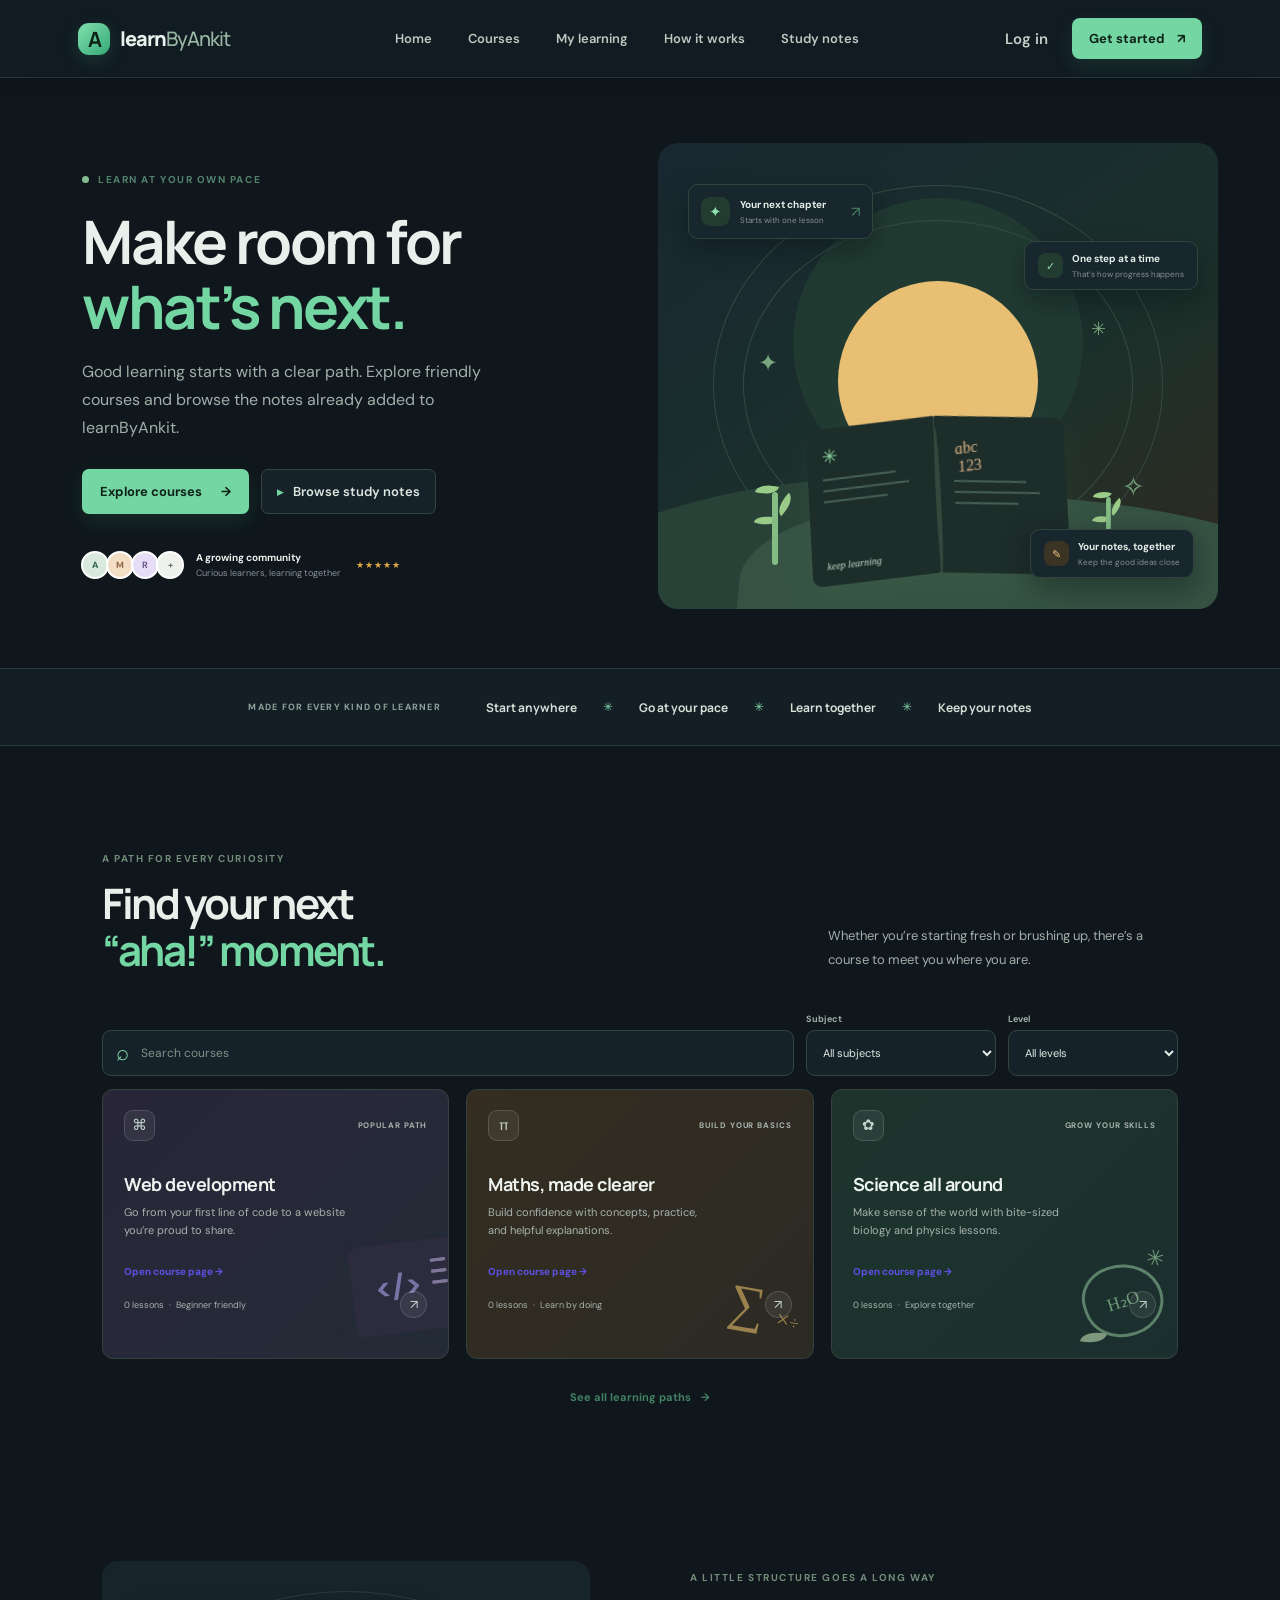
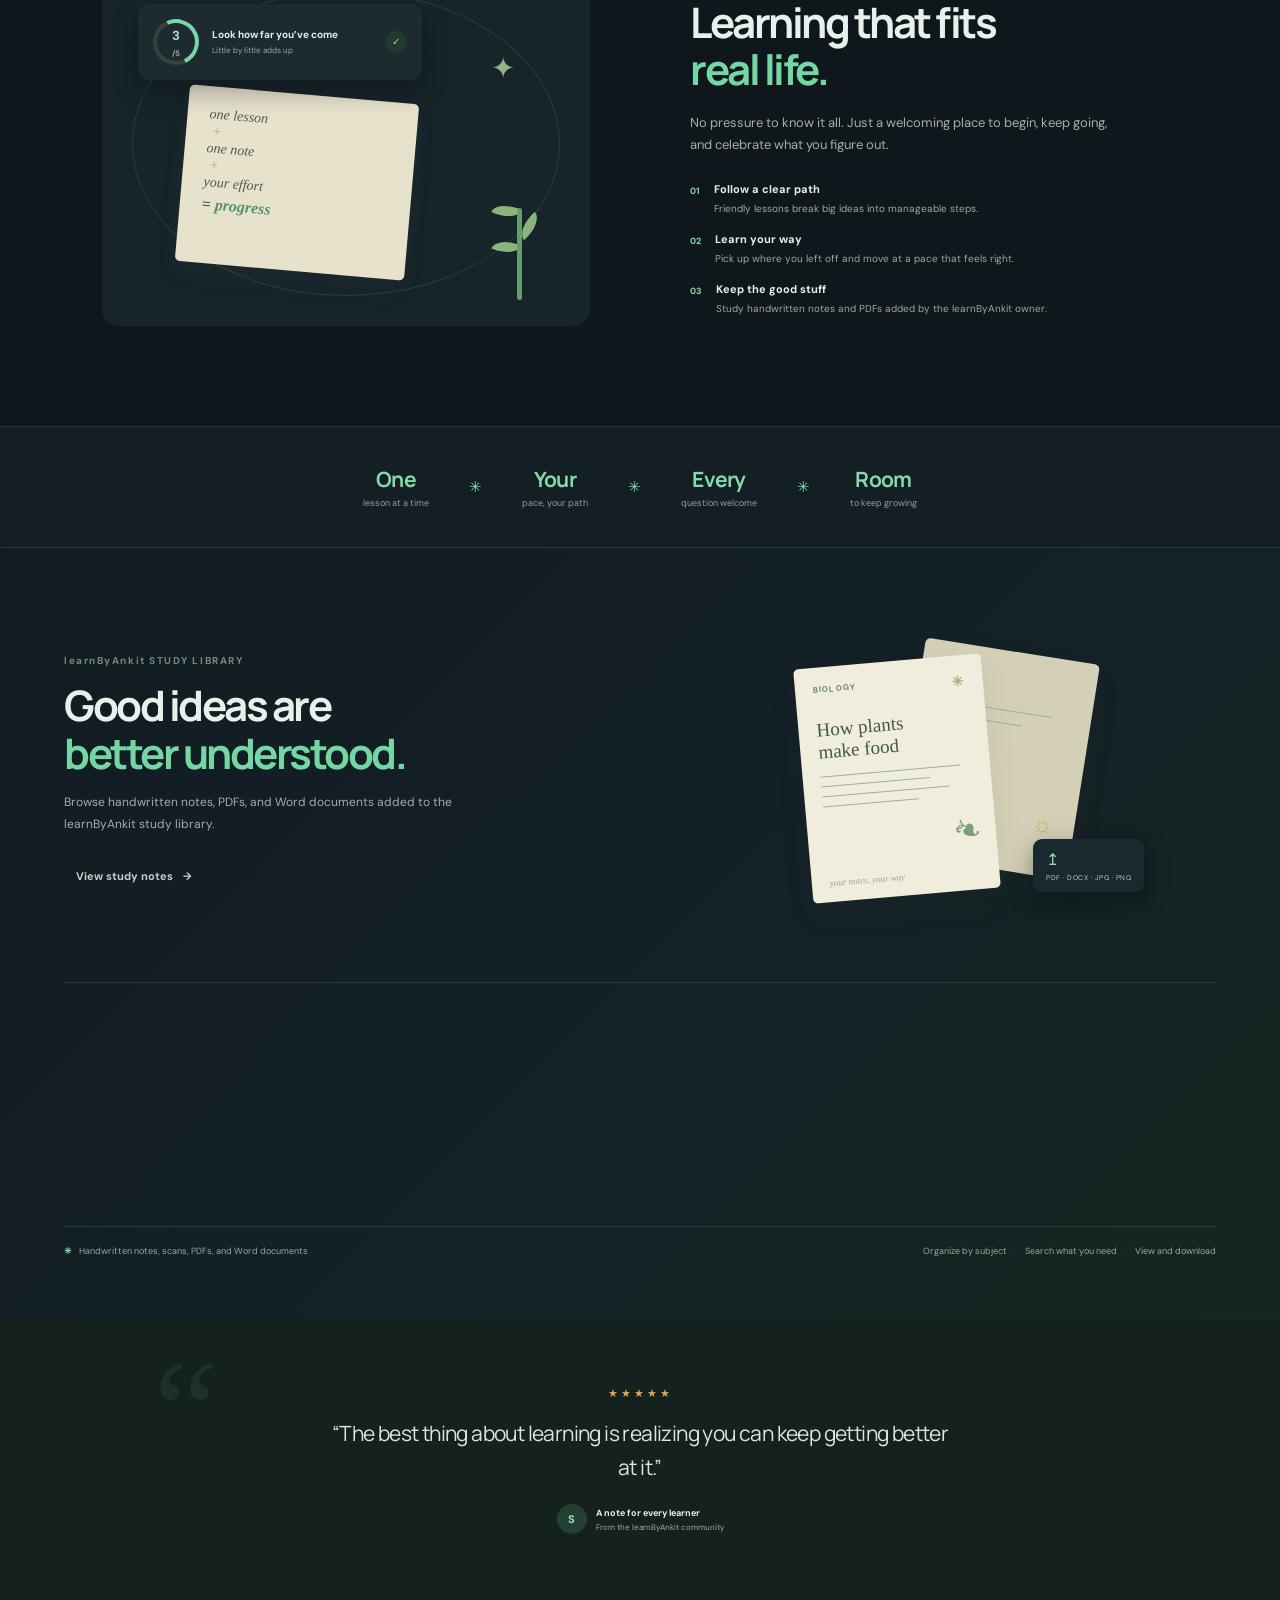
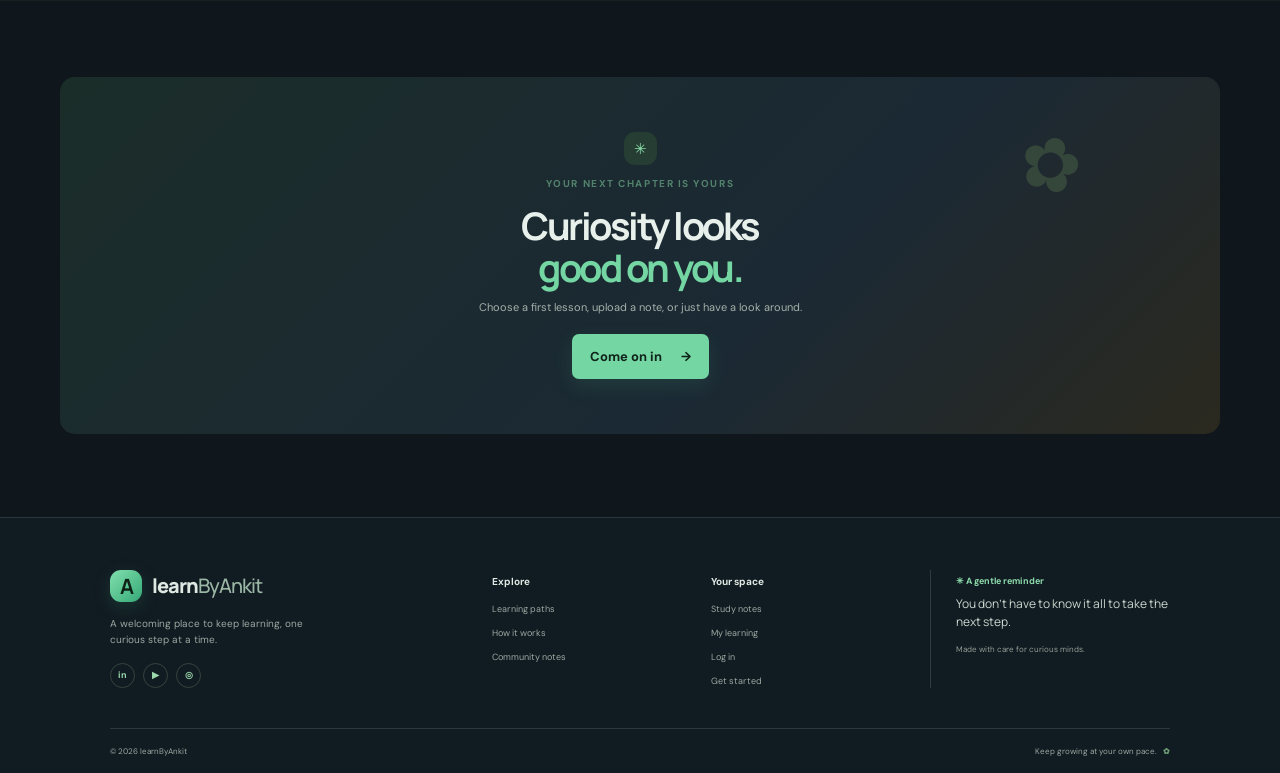
<file: index.html>
<!doctype html>
<html lang="en">
<head><meta charset="utf-8"><meta name="viewport" content="width=device-width, initial-scale=1"><meta name="theme-color" content="#101820"><title>learnByAnkit — Learn something new, every day</title><meta name="description" content="Explore courses, learn at your own pace, and browse the study notes added to learnByAnkit."><link rel="preconnect" href="https://fonts.googleapis.com"><link rel="preconnect" href="https://fonts.gstatic.com" crossorigin><link href="https://fonts.googleapis.com/css2?family=DM+Sans:wght@400;500;600;700&family=Manrope:wght@400;500;600;700;800&display=swap" rel="stylesheet"><link rel="stylesheet" href="styles.css?v=learnbyankit-3"></head>
<body>
<header class="site-header"><a href="#home" class="brand"><span class="brand-mark">A</span><span>learn<span class="brand-light">ByAnkit</span></span></a><nav class="main-nav" id="mainNav" aria-label="Main navigation"><a href="#home" data-page-link="home">Home</a><a href="#courses" data-page-link="courses">Courses</a><a href="#dashboard" data-page-link="dashboard">My learning</a><a href="#how" data-page-link="how">How it works</a><a href="notes.html" data-page-link="notes">Study notes</a></nav><div class="header-actions"><button class="login-button" id="loginButton">Log in</button><button class="small-primary" id="signupButton">Get started <span>↗</span></button><button class="menu-toggle" id="menuToggle" aria-label="Open navigation" aria-controls="mainNav" aria-expanded="false">☰</button></div></header>
<main id="appMain"><section class="hero" id="home" data-page-view="home"><div class="hero-copy"><div class="eyebrow"><span class="eyebrow-dot"></span> LEARN AT YOUR OWN PACE</div><h1>Make room for<br><span>what’s next.</span></h1><p class="hero-description">Good learning starts with a clear path. Explore friendly courses and browse the notes already added to learnByAnkit.</p><div class="hero-actions"><a href="#courses" class="primary-button">Explore courses <span>→</span></a><a class="outline-button" href="notes.html"><span class="play-icon">▸</span> Browse study notes</a></div><div class="hero-proof"><div class="avatar-stack"><span>A</span><span>M</span><span>R</span><span>+</span></div><div><b>A growing community</b><small>Curious learners, learning together</small></div><span class="proof-stars">★★★★★</span></div></div><div class="hero-visual"><div class="visual-glow"></div><div class="hero-orbit orbit-a"></div><div class="hero-orbit orbit-b"></div><div class="hero-caption"><span class="caption-icon">✦</span><span><b>Your next chapter</b><small>Starts with one lesson</small></span><i>↗</i></div><div class="floating-note note-top"><span class="note-check">✓</span><span><b>One step at a time</b><small>That’s how progress happens</small></span></div><div class="floating-note note-bottom"><span class="note-emoji">✎</span><span><b>Your notes, together</b><small>Keep the good ideas close</small></span></div><div class="hero-illustration"><div class="sun-disc"></div><div class="hill hill-back"></div><div class="hill hill-front"></div><div class="plant plant-left"><i></i><i></i><i></i><b></b></div><div class="plant plant-right"><i></i><i></i><i></i><b></b></div><div class="open-book"><div class="book-page left-page"><span class="book-mark">✳</span><i></i><i></i><i></i><small>keep learning</small></div><div class="book-page right-page"><span class="book-scribble">abc<br>123</span><i></i><i></i><i></i></div><div class="book-spine"></div></div><span class="sparkle sparkle-a">✦</span><span class="sparkle sparkle-b">✳</span><span class="sparkle sparkle-c">✧</span></div></div></section>
<section class="trust-strip" data-page-view="home"><span>MADE FOR EVERY KIND OF LEARNER</span><div><b>Start anywhere</b><i>✳</i><b>Go at your pace</b><i>✳</i><b>Learn together</b><i>✳</i><b>Keep your notes</b></div></section>
<section class="section courses-section" id="courses" data-page-view="courses"><div class="section-intro"><div><div class="eyebrow section-eyebrow">A PATH FOR EVERY CURIOSITY</div><h2>Find your next<br><span>“aha!” moment.</span></h2></div><p>Whether you’re starting fresh or brushing up, there’s a course to meet you where you are.</p></div><div class="course-filters" role="search" aria-label="Find a course"><label class="course-search"><span class="sr-only">Search courses</span><span aria-hidden="true">⌕</span><input id="courseSearch" type="search" placeholder="Search courses" autocomplete="off"></label><label class="course-filter"><span>Subject</span><select id="courseSubject"><option value="all">All subjects</option><option value="technology">Technology</option><option value="mathematics">Mathematics</option><option value="science">Science</option></select></label><label class="course-filter"><span>Level</span><select id="courseLevel"><option value="all">All levels</option><option value="beginner">Beginner</option></select></label></div><p class="course-results" id="courseResults" aria-live="polite"></p><div class="course-grid"><article class="course-card course-lilac" data-course-category="technology" data-course-level="beginner"><div class="course-top"><span class="course-icon">⌘</span><span class="course-tag">POPULAR PATH</span></div><h3>Web development</h3><p>Go from your first line of code to a website you’re proud to share.</p><a class="course-page-cta" href="#course-web" data-course-open="web" aria-label="Open web development course and lectures">Open course page →</a><div class="course-bottom"><span><span class="course-lesson-count" data-course-lesson-count="web">0 lessons</span> <i>·</i> Beginner friendly</span><a href="#courses" data-course-open="web" aria-label="Open web development course">↗</a></div><div class="course-art art-code"><span>&lt;/&gt;</span><i></i><i></i></div></article><article class="course-card course-yellow" data-course-category="mathematics" data-course-level="beginner"><div class="course-top"><span class="course-icon">π</span><span class="course-tag">BUILD YOUR BASICS</span></div><h3>Maths, made clearer</h3><p>Build confidence with concepts, practice, and helpful explanations.</p><a class="course-page-cta" href="#course-math" data-course-open="math" aria-label="Open maths course and lectures">Open course page →</a><div class="course-bottom"><span><span class="course-lesson-count" data-course-lesson-count="math">0 lessons</span> <i>·</i> Learn by doing</span><a href="#courses" data-course-open="math" aria-label="Open mathematics course">↗</a></div><div class="course-art art-math">∑ <span>×</span><i>÷</i></div></article><article class="course-card course-green" data-course-category="science" data-course-level="beginner"><div class="course-top"><span class="course-icon">✿</span><span class="course-tag">GROW YOUR SKILLS</span></div><h3>Science all around</h3><p>Make sense of the world with bite-sized biology and physics lessons.</p><a class="course-page-cta" href="#course-science" data-course-open="science" aria-label="Open science course and lectures">Open course page →</a><div class="course-bottom"><span><span class="course-lesson-count" data-course-lesson-count="science">0 lessons</span> <i>·</i> Explore together</span><a href="#courses" data-course-open="science" aria-label="Open science course">↗</a></div><div class="course-art art-science"><span>H₂O</span><i>✳</i><b></b></div></article></div><div class="course-empty" id="courseEmpty" hidden>No courses match those filters. Try another search.</div><div class="center-link"><a href="#courses">See all learning paths <span>→</span></a></div></section>
<section class="course-detail-section page-view-hidden" id="courseDetail" data-page-view="course-detail"><div id="courseDetailContent" aria-live="polite"></div></section><section class="dashboard-section page-view-hidden" id="dashboard" data-page-view="dashboard"><div class="dashboard-heading"><div><div class="eyebrow section-eyebrow">YOUR LEARNING SPACE</div><h2>My learning</h2><p>Your progress and quiz results, saved on this device.</p></div><a class="outline-button" href="#courses">Explore courses <span>→</span></a></div><div id="dashboardContent" aria-live="polite"></div></section><section class="benefits-section" id="how" data-page-view="how"><div class="benefits-visual"><div class="benefit-card"><div class="progress-ring"><span>3<small>/5</small></span></div><div><b>Look how far you’ve come</b><small>Little by little adds up</small></div><span class="tiny-check">✓</span></div><div class="benefits-paper"><span>one lesson</span><i>+</i><span>one note</span><i>+</i><span>your effort</span><b>= <em>progress</em></b></div><span class="benefits-spark">✦</span><div class="benefits-plant"><i></i><i></i><i></i><b></b></div></div><div class="benefits-copy"><div class="eyebrow section-eyebrow">A LITTLE STRUCTURE GOES A LONG WAY</div><h2>Learning that fits<br><span>real life.</span></h2><p class="benefits-lede">No pressure to know it all. Just a welcoming place to begin, keep going, and celebrate what you figure out.</p><div class="benefit-list"><div><span>01</span><p><b>Follow a clear path</b><small>Friendly lessons break big ideas into manageable steps.</small></p></div><div><span>02</span><p><b>Learn your way</b><small>Pick up where you left off and move at a pace that feels right.</small></p></div><div><span>03</span><p><b>Keep the good stuff</b><small>Study handwritten notes and PDFs added by the learnByAnkit owner.</small></p></div></div></div></section>
<section class="stats-band" data-page-view="how"><div><strong>One</strong><span>lesson at a time</span></div><i>✳</i><div><strong>Your</strong><span>pace, your path</span></div><i>✳</i><div><strong>Every</strong><span>question welcome</span></div><i>✳</i><div><strong>Room</strong><span>to keep growing</span></div></section>
<section class="notes-section section" id="notes" data-page-view="notes"><div class="notes-intro"><div><div class="eyebrow section-eyebrow">learnByAnkit STUDY LIBRARY</div><h2>Good ideas are<br><span>better understood.</span></h2><p>Browse handwritten notes, PDFs, and Word documents added to the learnByAnkit study library.</p><div class="notes-actions"><button class="quiet-link" id="browseNotes">View study notes <span>→</span></button></div></div><div class="notes-stack"><div class="paper paper-back"><span>physics</span><div class="scribble-lines"></div><span class="paper-doodle">☼</span></div><div class="paper paper-front"><span class="paper-subject">BIOLOGY <i>✳</i></span><h4>How plants<br>make food</h4><div class="handwritten-lines"><i></i><i></i><i></i><i></i></div><div class="leaf-doodle">❧</div><small>your notes, your way</small></div><span class="upload-badge">↥<small>PDF · DOCX · JPG · PNG</small></span></div></div><div class="notes-library-wrap" id="notesLibrary" aria-live="polite"></div><div class="notes-bottom"><span><b>✳</b> Handwritten notes, scans, PDFs, and Word documents</span><span>Organize by subject <i>·</i> Search what you need <i>·</i> View and download</span></div></section>
<section class="quote-section" data-page-view="home"><div class="quote-stars">★★★★★</div><blockquote>“The best thing about learning is realizing you can keep getting better at it.”</blockquote><div class="quote-by"><span class="quote-avatar">S</span><span><b>A note for every learner</b><small>From the learnByAnkit community</small></span></div><span class="quote-decoration">“</span></section>
<section class="final-cta" data-page-view="home"><div class="cta-sun">✳</div><div class="eyebrow">YOUR NEXT CHAPTER IS YOURS</div><h2>Curiosity looks<br><span>good on you.</span></h2><p>Choose a first lesson, upload a note, or just have a look around.</p><button class="primary-button" id="ctaSignup">Come on in <span>→</span></button><div class="cta-doodle">✿</div></section></main>
<footer class="site-footer"><div class="footer-main"><div class="footer-brand"><a href="#home" class="brand"><span class="brand-mark">A</span><span>learn<span class="brand-light">ByAnkit</span></span></a><p>A welcoming place to keep learning, one curious step at a time.</p><div class="social-row"><a href="#home">in</a><a href="#home">▶</a><a href="#home">◎</a></div></div><div class="footer-col"><b>Explore</b><a href="#courses">Learning paths</a><a href="#how">How it works</a><a href="notes.html">Community notes</a></div><div class="footer-col"><b>Your space</b><a href="notes.html" id="footerUpload">Study notes</a><a href="#dashboard">My learning</a><a href="#notes" id="footerLogin">Log in</a><a href="#courses">Get started</a></div><div class="footer-col footer-note"><span>✳ A gentle reminder</span><p>You don’t have to know it all to take the next step.</p><small>Made with care for curious minds.</small></div></div><div class="footer-bottom"><span>© 2026 learnByAnkit</span><span>Keep growing at your own pace. <b>✿</b></span></div></footer>
<div class="modal-backdrop hidden" id="modalBackdrop"><section class="modal" role="dialog" aria-modal="true" aria-labelledby="modalTitle"><button class="modal-close" id="modalClose" aria-label="Close">×</button><div id="modalBody"></div></section></div><div class="toast" id="toast" role="status"></div><input type="file" id="fileInput" accept="image/*,.pdf,.docx" multiple hidden><script src="config.js"></script><script type="module" src="app.js?v=learnbyankit-4"></script>
</body></html>
</file>
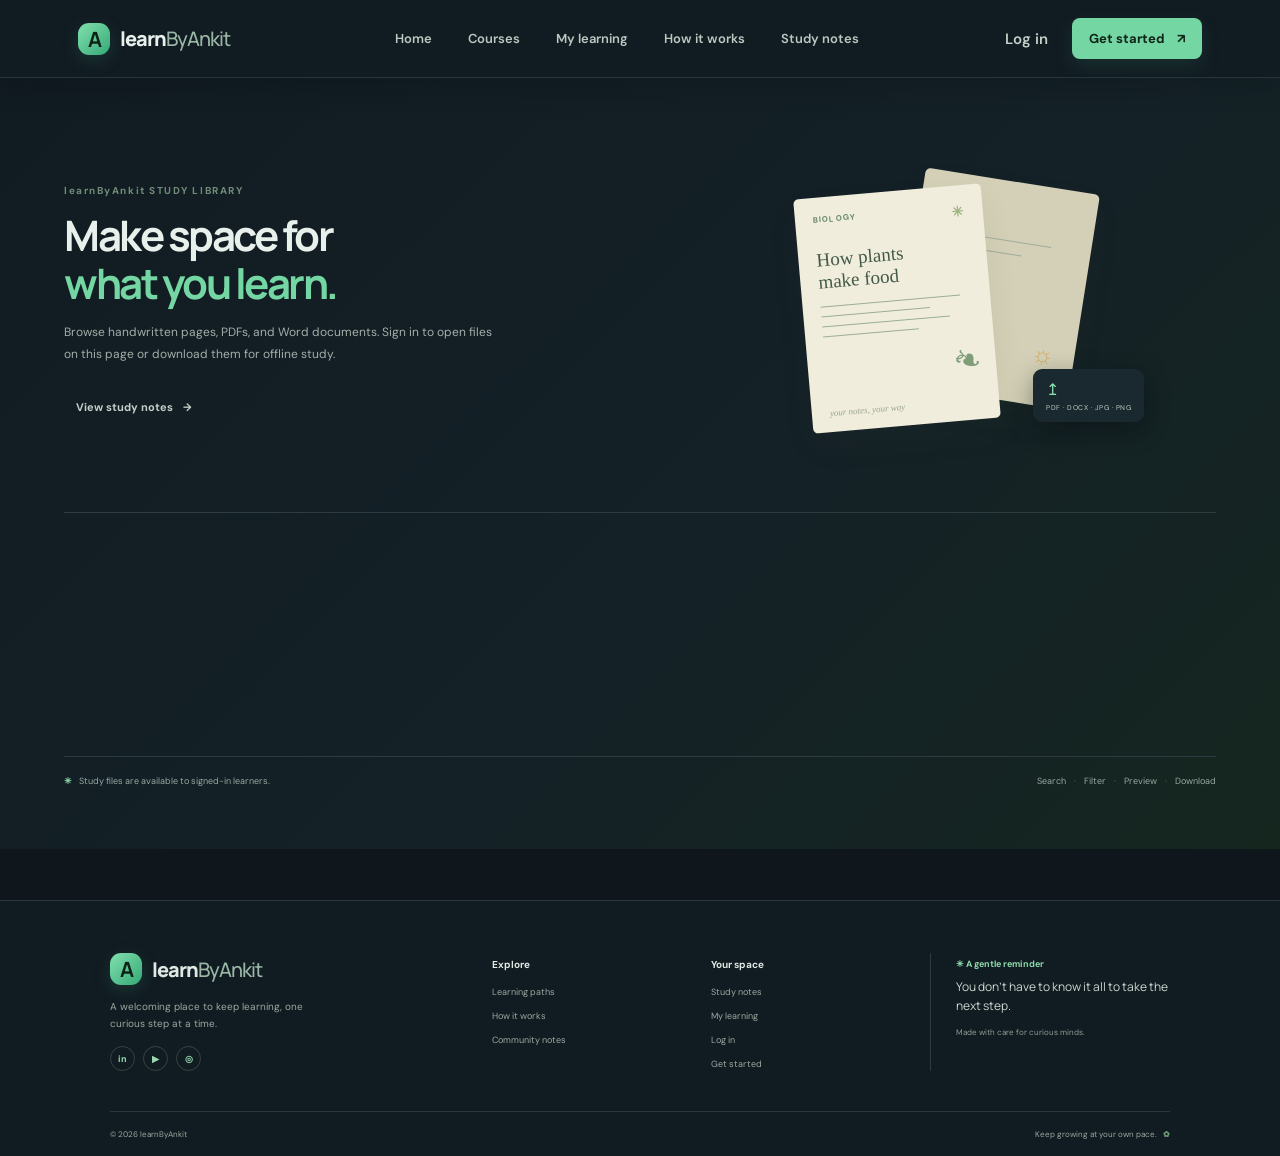
<file: notes.html>
<!doctype html>
<html lang="en">
<head>
<meta charset="utf-8">
<meta name="viewport" content="width=device-width, initial-scale=1">
<meta name="theme-color" content="#101820">
<title>Study notes · learnByAnkit</title>
<meta name="description" content="View and download handwritten study notes on learnByAnkit.">
<link rel="preconnect" href="https://fonts.googleapis.com">
<link rel="preconnect" href="https://fonts.gstatic.com" crossorigin>
<link href="https://fonts.googleapis.com/css2?family=DM+Sans:wght@400;500;600;700&family=Manrope:wght@400;500;600;700;800&display=swap" rel="stylesheet">
<link rel="stylesheet" href="styles.css?v=learnbyankit-3">
</head>
<body data-default-page="notes">
<header class="site-header">
  <a href="index.html#home" class="brand"><span class="brand-mark">A</span><span>learn<span class="brand-light">ByAnkit</span></span></a>
  <nav class="main-nav" id="mainNav" aria-label="Main navigation">
    <a href="index.html#home" data-page-link="home">Home</a>
    <a href="index.html#courses" data-page-link="courses">Courses</a>
    <a href="index.html#dashboard" data-page-link="dashboard">My learning</a>
    <a href="index.html#how" data-page-link="how">How it works</a>
    <a href="notes.html" data-page-link="notes">Study notes</a>
  </nav>
  <div class="header-actions">
    <button class="login-button" id="loginButton">Log in</button>
    <button class="small-primary" id="signupButton">Get started <span>↗</span></button>
    <button class="menu-toggle" id="menuToggle" aria-label="Open navigation" aria-controls="mainNav" aria-expanded="false">☰</button>
  </div>
</header>
<main id="appMain">
  <section class="notes-section section" id="notes" data-page-view="notes">
    <div class="notes-intro">
      <div>
        <div class="eyebrow section-eyebrow">learnByAnkit STUDY LIBRARY</div>
        <h2>Make space for<br><span>what you learn.</span></h2>
        <p>Browse handwritten pages, PDFs, and Word documents. Sign in to open files on this page or download them for offline study.</p>
        <div class="notes-actions">
          
          <button class="quiet-link" id="browseNotes">View study notes <span>→</span></button>
        </div>
      </div>
      <div class="notes-stack" aria-hidden="true">
        <div class="paper paper-back"><span>physics</span><div class="scribble-lines"></div><span class="paper-doodle">☼</span></div>
        <div class="paper paper-front"><span class="paper-subject">BIOLOGY <i>✳</i></span><h4>How plants<br>make food</h4><div class="handwritten-lines"><i></i><i></i><i></i><i></i></div><div class="leaf-doodle">❧</div><small>your notes, your way</small></div>
        <span class="upload-badge">↥<small>PDF · DOCX · JPG · PNG</small></span>
      </div>
    </div>
    <div class="notes-library-wrap" id="notesLibrary" aria-live="polite"></div>
    <div class="notes-bottom"><span><b>✳</b> Study files are available to signed-in learners.</span><span>Search <i>·</i> Filter <i>·</i> Preview <i>·</i> Download</span></div>
  </section>
</main>
<footer class="site-footer">
  <div class="footer-main">
    <div class="footer-brand"><a href="index.html#home" class="brand"><span class="brand-mark">A</span><span>learn<span class="brand-light">ByAnkit</span></span></a><p>A welcoming place to keep learning, one curious step at a time.</p><div class="social-row"><a href="index.html#home">in</a><a href="index.html#home">▶</a><a href="index.html#home">◎</a></div></div>
    <div class="footer-col"><b>Explore</b><a href="index.html#courses">Learning paths</a><a href="index.html#how">How it works</a><a href="notes.html">Community notes</a></div>
    <div class="footer-col"><b>Your space</b><a href="notes.html" id="footerUpload">Study notes</a><a href="index.html#dashboard">My learning</a><a href="#notes" id="footerLogin">Log in</a><a href="index.html#courses">Get started</a></div>
    <div class="footer-col footer-note"><span>✳ A gentle reminder</span><p>You don’t have to know it all to take the next step.</p><small>Made with care for curious minds.</small></div>
  </div>
  <div class="footer-bottom"><span>© 2026 learnByAnkit</span><span>Keep growing at your own pace. <b>✿</b></span></div>
</footer>
<div class="modal-backdrop hidden" id="modalBackdrop"><section class="modal" role="dialog" aria-modal="true" aria-labelledby="modalTitle"><button class="modal-close" id="modalClose" aria-label="Close">×</button><div id="modalBody"></div></section></div>
<div class="toast" id="toast" role="status"></div>
<input type="file" id="fileInput" accept="image/*,.pdf,.docx" multiple hidden>
<script src="config.js"></script>
<script type="module" src="app.js?v=learnbyankit-3"></script>
</body>
</html>
</file>
<file: styles.css>
:root{--ink:#202a35;--muted:#6f7984;--green:#287b62;--green-dark:#1e614d;--mint:#e5f2e8;--paper:#f7f8f4;--line:#e9ece7;--lilac:#f0edfb;--yellow:#faf2d7;--font:'DM Sans',sans-serif;--display:'Manrope',sans-serif}*{box-sizing:border-box}html{scroll-behavior:smooth}body{margin:0;background:#fff;color:var(--ink);font-family:var(--font);font-size:15px;-webkit-font-smoothing:antialiased}button,a{font:inherit}button{cursor:pointer}a{color:inherit;text-decoration:none}.site-header{height:78px;display:flex;align-items:center;justify-content:space-between;padding:0 max(6.1vw,28px);border-bottom:1px solid #f0f1ef;background:#fff;position:sticky;top:0;z-index:20}.brand{display:inline-flex;align-items:center;gap:10px;font-family:var(--display);font-size:20px;font-weight:800;letter-spacing:-1px}.brand-mark{height:32px;width:32px;border-radius:11px;background:#287b62;color:#fff;display:grid;place-items:center;font-size:21px;font-weight:700}.brand-light{font-weight:500;color:#668273}.main-nav{display:flex;align-items:center;gap:38px;margin-left:58px}.main-nav a{font-size:13px;font-weight:600;color:#626d77;transition:.2s}.main-nav a:hover{color:var(--green)}.header-actions{display:flex;gap:12px;align-items:center}.login-button,.quiet-link{border:0;background:transparent;color:#3d4b53;font-weight:600;padding:10px 12px}.small-primary{border:0;border-radius:8px;background:#27795f;color:white;padding:12px 17px;font-size:13px;font-weight:700;box-shadow:0 5px 14px #24795f24}.small-primary span{margin-left:9px}.menu-toggle{display:none;border:0;background:none;font-size:22px;color:var(--ink)}.hero{max-width:1240px;margin:auto;min-height:590px;display:grid;grid-template-columns:1fr 1fr;align-items:center;padding:62px 42px 56px;gap:35px}.hero-copy{padding-left:20px}.eyebrow{font-size:10px;letter-spacing:1.55px;font-weight:700;color:#53826c;display:flex;align-items:center;gap:9px}.eyebrow-dot{width:7px;height:7px;background:#83bb8d;border-radius:50%}h1,h2,h3,h4,p{margin-top:0}h1,h2{font-family:var(--display);letter-spacing:-2.5px}h1{font-size:60px;line-height:1.08;font-weight:700;margin:23px 0 20px}h1 span,h2 span{color:var(--green)}.hero-description{max-width:440px;font-size:16px;line-height:1.75;color:#69747f;margin-bottom:27px}.hero-actions{display:flex;gap:12px;align-items:center}.primary-button{display:inline-flex;align-items:center;justify-content:center;gap:19px;border:0;border-radius:7px;padding:14px 18px;background:var(--green);color:white;font-size:13px;font-weight:700;box-shadow:0 6px 14px #287b622b;transition:.2s}.primary-button:hover,.small-primary:hover{background:var(--green-dark);transform:translateY(-1px)}.outline-button{display:inline-flex;align-items:center;gap:10px;padding:13px 15px;border-radius:7px;border:1px solid #e2e7e2;background:#fff;color:#36444b;font-size:13px;font-weight:600}.play-icon{font-size:12px;color:var(--green)}.hero-proof{display:flex;align-items:center;gap:12px;margin-top:37px}.avatar-stack{display:flex;padding-left:2px}.avatar-stack span{height:28px;width:28px;border-radius:50%;border:2px solid white;background:#dae9dd;color:#32624c;display:grid;place-items:center;margin-left:-3px;font-weight:700;font-size:9px}.avatar-stack span:nth-child(2){background:#f3dec5;color:#936442}.avatar-stack span:nth-child(3){background:#e6def7;color:#69548e}.avatar-stack span:nth-child(4){background:#eff1ec;color:#587165}.hero-proof b,.hero-proof small{display:block}.hero-proof b{font-size:10px}.hero-proof small{font-size:9px;color:#879099;margin-top:3px}.proof-stars{font-size:9px;letter-spacing:1px;color:#dfa944;margin-left:3px}.hero-visual{position:relative;height:466px;border-radius:20px;background:#f2f5ed;overflow:hidden}.visual-glow{position:absolute;width:290px;height:290px;border-radius:50%;background:#e8eddf;top:55px;left:50%;transform:translateX(-50%)}.hero-orbit{position:absolute;border:1px solid #dfe7da;border-radius:50%;left:50%;top:52%;transform:translate(-50%,-50%)}.orbit-a{width:390px;height:330px}.orbit-b{width:450px;height:400px}.hero-illustration{position:absolute;left:0;right:0;bottom:0;height:350px;overflow:hidden}.sun-disc{position:absolute;top:22px;left:calc(50% - 100px);height:200px;width:200px;border-radius:50%;background:#f6dc98}.hill{position:absolute;bottom:-110px;border-radius:50% 50% 0 0}.hill-back{height:240px;width:630px;left:-130px;background:#d9ead7;transform:rotate(-4deg)}.hill-front{height:220px;width:650px;right:-170px;background:#c4ddca;transform:rotate(5deg)}.open-book{position:absolute;left:50%;bottom:32px;transform:translateX(-50%) rotate(-3deg);height:157px;width:258px;display:flex;filter:drop-shadow(0 18px 12px #476b4425)}.book-page{position:relative;width:50%;height:100%;background:#fffdf4;padding:16px 15px;color:#416451}.left-page{border-radius:10px 2px 3px 10px;transform:skewY(-4deg);border-right:1px solid #ebeadf}.right-page{border-radius:2px 10px 10px 3px;transform:skewY(4deg);padding-left:17px}.book-mark{font-size:19px;color:#76a57c}.book-page i{display:block;height:2px;width:74%;background:#d4ddcd;margin:9px 0}.book-page i:nth-of-type(2){width:88%}.book-page i:nth-of-type(3){width:65%}.book-page small{position:absolute;bottom:14px;font-family:Georgia,serif;font-style:italic;font-size:10px}.book-spine{position:absolute;height:144px;width:5px;background:#e7dfbf;left:calc(50% - 2px);top:8px;border-radius:50%}.book-scribble{font-family:Georgia,serif;font-size:16px;font-style:italic;line-height:1.15;color:#d58264;display:block;transform:rotate(-8deg);margin:2px 0 8px 3px}.sparkle{position:absolute;color:#79a580}.sparkle-a{top:88px;left:18%;font-size:24px}.sparkle-b{top:58px;right:20%;font-size:18px}.sparkle-c{top:210px;right:13%;font-size:27px}.plant{position:absolute;bottom:44px;width:60px;height:100px}.plant-left{left:16%}.plant-right{right:14%;transform:scale(.78)}.plant b{position:absolute;bottom:0;left:25px;width:6px;height:73px;background:#719770;border-radius:8px}.plant i{position:absolute;width:22px;height:11px;border-radius:100% 0 100% 0;background:#87ac7c;left:8px;bottom:39px;transform:rotate(18deg)}.plant i:nth-child(2){left:27px;bottom:55px;transform:rotate(-45deg)}.plant i:nth-child(3){left:9px;bottom:70px;transform:rotate(15deg)}.hero-caption,.floating-note{position:absolute;background:#fff;border:1px solid #edf0eb;box-shadow:0 9px 26px #263f3310;border-radius:10px;z-index:2;display:flex;align-items:center}.hero-caption{top:41px;left:30px;padding:12px;gap:10px}.caption-icon{height:29px;width:29px;border-radius:9px;display:grid;place-items:center;background:#eef4ea;color:#57946a}.hero-caption b,.hero-caption small,.floating-note b,.floating-note small{display:block}.hero-caption b,.floating-note b{font-size:10px}.hero-caption small,.floating-note small{font-size:8px;color:#89918f;margin-top:4px}.hero-caption>i{font-style:normal;color:#43815f;margin-left:15px}.floating-note{padding:10px 13px;gap:9px}.note-top{right:20px;top:98px}.note-bottom{bottom:31px;right:24px}.note-check,.note-emoji{height:25px;width:25px;border-radius:8px;display:grid;place-items:center;background:#eaf5e9;color:#4f9364;font-size:11px}.note-emoji{background:#f8eddb;color:#c08a48}.trust-strip{min-height:78px;background:#f8f9f6;border-top:1px solid #f0f1ed;border-bottom:1px solid #f0f1ed;display:flex;align-items:center;justify-content:center;gap:45px;padding:16px 20px}.trust-strip>span{font-size:9px;letter-spacing:1.25px;color:#8a948b;font-weight:700}.trust-strip>div{display:flex;align-items:center;gap:26px}.trust-strip b{font-family:var(--display);font-size:12px;color:#53645a}.trust-strip i{font-style:normal;color:#89b38a;font-size:12px}.section{max-width:1160px;margin:auto;padding:104px 42px}.courses-section{padding-top:106px;padding-bottom:105px}.section-intro{display:flex;align-items:flex-end;justify-content:space-between;margin-bottom:38px}.section-eyebrow{color:#718c78}.section-intro h2,.benefits-copy h2,.notes-intro h2{font-size:42px;line-height:1.13;margin:15px 0 0}.section-intro>p{max-width:350px;margin:0 0 4px;color:#79828a;font-size:13px;line-height:1.8}.course-grid{display:grid;grid-template-columns:repeat(3,1fr);gap:17px}.course-card{position:relative;overflow:hidden;min-height:270px;border-radius:11px;padding:20px 21px;isolation:isolate}.course-lilac{background:#f1edfa}.course-yellow{background:#f8f1dc}.course-green{background:#e9f2e8}.course-top,.course-bottom{position:relative;z-index:2;display:flex;align-items:center;justify-content:space-between}.course-icon{height:31px;width:31px;border:1px solid #ffffff9c;border-radius:9px;background:#ffffff72;display:grid;place-items:center;font-size:15px;color:#59637a}.course-tag{font-size:8px;letter-spacing:.9px;font-weight:700;color:#7b8187}.course-card h3{position:relative;z-index:2;font-family:var(--display);font-size:18px;margin:31px 0 8px;letter-spacing:-.5px}.course-card>p{position:relative;z-index:2;font-size:11px;line-height:1.6;color:#737c81;max-width:230px;margin-bottom:21px}.course-bottom{font-size:9px;color:#717a7b}.course-bottom i{font-style:normal;margin:0 3px}.course-bottom a{height:27px;width:27px;border:1px solid #ffffffc2;border-radius:50%;display:grid;place-items:center;background:#ffffff7a;font-size:13px}.course-art{position:absolute;z-index:1;opacity:.65;pointer-events:none}.art-code{right:-12px;bottom:26px;height:90px;width:108px;border-radius:8px;background:#d8d2ee;transform:rotate(-7deg);box-shadow:-9px 8px #e4dff3}.art-code span{position:absolute;top:23px;left:23px;font-size:30px;font-weight:700;color:#9b8ac4}.art-code i{position:absolute;top:20px;right:12px;width:15px;height:3px;background:#b0a2d0;box-shadow:0 11px #b0a2d0,0 22px #b0a2d0}.art-math{right:11px;bottom:22px;font-family:Georgia,serif;font-size:51px;color:#dfbc61;transform:rotate(10deg)}.art-math span{font-size:24px}.art-math i{font-size:18px;font-style:normal}.art-science{right:14px;bottom:21px;height:73px;width:80px;border:3px solid #9fbea0;border-radius:44% 56% 48% 52%;display:grid;place-items:center;color:#6e9a77;transform:rotate(-18deg)}.art-science span{font-family:Georgia,serif;font-size:18px}.art-science i{position:absolute;font-style:normal;right:-16px;top:-11px;font-size:22px}.art-science b{position:absolute;left:-15px;bottom:1px;width:25px;height:13px;border-radius:100% 0;background:#afd0a8;transform:rotate(30deg)}.center-link{text-align:center;margin-top:27px}.center-link a,.quiet-link{font-size:11px;color:#438163;font-weight:700}.center-link a span,.quiet-link span{padding-left:7px}.benefits-section{max-width:1160px;margin:0 auto;padding:50px 42px 100px;display:grid;grid-template-columns:1fr 1fr;align-items:center;gap:100px}.benefits-visual{height:365px;border-radius:16px;background:#f1f5ed;position:relative;overflow:hidden}.benefits-visual:before{content:'';position:absolute;inset:30px;border:1px solid #e2ebdf;border-radius:50%}.benefits-card{position:absolute}.benefit-card{position:absolute;z-index:2;left:36px;top:43px;width:284px;background:white;border-radius:11px;box-shadow:0 11px 26px #425b4412;display:flex;align-items:center;padding:15px;gap:13px}.progress-ring{width:46px;height:46px;border-radius:50%;border:4px solid #e4eee2;border-top-color:#60a878;border-right-color:#60a878;display:grid;place-items:center;color:#477b58;font-size:13px;font-weight:700;transform:rotate(20deg)}.progress-ring span{transform:rotate(-20deg)}.progress-ring small{font-size:8px;color:#9aa79c}.benefit-card b,.benefit-card small{display:block}.benefit-card b{font-size:10px}.benefit-card small{font-size:8px;color:#949d97;margin-top:4px}.tiny-check{margin-left:auto;color:#5c9a6d;background:#eff7ef;border-radius:50%;width:22px;height:22px;display:grid;place-items:center;font-size:10px}.benefits-paper{position:absolute;z-index:1;left:80px;top:133px;width:230px;height:177px;background:#fffdf3;box-shadow:0 12px 22px #52644412;border-radius:5px;padding:20px 22px;transform:rotate(5deg);display:flex;flex-direction:column;color:#5b705e;font-family:Georgia,serif;font-style:italic;font-size:14px}.benefits-paper i{font-style:normal;color:#c7a459;margin:1px 0 1px 5px}.benefits-paper b{margin-top:5px;font-size:16px;color:#416950}.benefits-paper em{color:#569269}.benefits-spark{position:absolute;right:75px;top:88px;font-size:29px;color:#91b486}.benefits-plant{position:absolute;right:47px;bottom:26px;width:50px;height:108px}.benefits-plant b{position:absolute;bottom:0;left:24px;width:5px;height:92px;background:#79a178;border-radius:5px}.benefits-plant i{position:absolute;bottom:46px;left:0;width:27px;height:14px;border-radius:100% 0;background:#96b68c;transform:rotate(22deg)}.benefits-plant i:nth-child(2){left:23px;bottom:67px;transform:rotate(-42deg)}.benefits-plant i:nth-child(3){left:0;bottom:82px;transform:rotate(24deg)}.benefits-copy h2{margin-top:15px}.benefits-lede{color:#79828a;line-height:1.75;font-size:13px;max-width:440px;margin:18px 0 25px}.benefit-list{display:grid;gap:16px}.benefit-list>div{display:flex;gap:14px;align-items:flex-start}.benefit-list>div>span{font-size:9px;color:#6ca17a;font-weight:700;padding-top:3px}.benefit-list p{margin:0}.benefit-list b,.benefit-list small{display:block}.benefit-list b{font-size:11px}.benefit-list small{font-size:10px;color:#808991;margin-top:5px;line-height:1.5}.stats-band{background:#f6f8f3;display:flex;justify-content:center;align-items:center;gap:40px;min-height:122px;border-top:1px solid #eff1eb;border-bottom:1px solid #eff1eb}.stats-band div{text-align:center}.stats-band strong,.stats-band span{display:block}.stats-band strong{font-family:var(--display);font-size:21px;letter-spacing:-.7px;color:#437555}.stats-band span{font-size:9px;color:#8a938c;margin-top:4px}.stats-band>i{font-style:normal;color:#97b49a;font-size:15px}.notes-section{max-width:1160px;margin:auto;padding:105px 42px 72px}.notes-intro{display:grid;grid-template-columns:1fr 1fr;align-items:center;gap:50px}.notes-intro h2{margin:15px 0 15px}.notes-intro p{font-size:12px;line-height:1.8;color:#77818a;max-width:430px}.notes-actions{display:flex;align-items:center;gap:16px;margin-top:24px}.notes-stack{height:300px;position:relative;display:flex;align-items:center;justify-content:center}.paper{position:absolute;border-radius:5px;box-shadow:0 15px 30px #45493113}.paper-back{height:218px;width:176px;background:#f3f0dc;right:24%;top:26px;transform:rotate(9deg);padding:20px;color:#7a826a;font-family:Georgia,serif;font-size:12px}.paper-front{height:235px;width:188px;background:#fffdf4;left:25%;top:37px;transform:rotate(-5deg);padding:17px 18px;color:#465f4d}.paper-subject{display:flex;justify-content:space-between;font-size:8px;letter-spacing:1.1px;font-family:var(--font);font-weight:700;color:#7a9878}.paper-subject i{font-style:normal;color:#9eb57e;font-size:14px}.paper-front h4{font-family:Georgia,serif;font-size:19px;font-weight:400;line-height:1.15;margin:17px 0 13px;color:#506849}.handwritten-lines i,.scribble-lines:before,.scribble-lines:after{display:block;height:1px;background:#d7dfd1;margin:9px 0;width:92%}.handwritten-lines i:nth-child(2){width:72%}.handwritten-lines i:nth-child(3){width:84%}.handwritten-lines i:nth-child(4){width:63%}.leaf-doodle{position:absolute;right:14px;bottom:41px;font-family:Georgia,serif;color:#9db98e;font-size:34px;transform:rotate(20deg)}.paper-front small{position:absolute;bottom:14px;font-family:Georgia,serif;font-style:italic;color:#9aa58f;font-size:9px}.paper-back span{font-style:italic}.scribble-lines{margin-top:24px}.scribble-lines:before,.scribble-lines:after{content:'';width:85%;margin:12px 0}.scribble-lines:after{width:65%}.paper-doodle{position:absolute;right:20px;bottom:37px;color:#d7ad5f;font-size:25px}.upload-badge{position:absolute;z-index:3;right:13%;bottom:32px;padding:10px 13px;background:white;border-radius:9px;box-shadow:0 7px 21px #293a2f1a;color:#57926a;font-size:16px}.upload-badge small{display:block;font-size:7px;color:#7c8680;letter-spacing:.5px;margin-top:3px}.notes-bottom{margin-top:24px;padding-top:18px;border-top:1px solid #edf0eb;display:flex;justify-content:space-between;align-items:center;color:#87918a;font-size:9px}.notes-bottom b{color:#69a071;margin-right:5px}.notes-bottom i{font-style:normal;margin:0 6px;color:#b8c0b8}.quote-section{position:relative;background:#eff5ed;padding:67px 24px;text-align:center;overflow:hidden}.quote-stars{font-size:11px;letter-spacing:3px;color:#dfa94a}.quote-section blockquote{font-family:var(--display);font-size:21px;letter-spacing:-.6px;line-height:1.6;max-width:620px;margin:17px auto 20px;color:#3b4d41}.quote-by{display:flex;justify-content:center;align-items:center;gap:9px;text-align:left}.quote-avatar{height:30px;width:30px;border-radius:50%;background:#d8e7d4;color:#548160;display:grid;place-items:center;font-weight:700;font-size:11px}.quote-by b,.quote-by small{display:block}.quote-by b{font-size:9px}.quote-by small{font-size:8px;color:#89928b;margin-top:3px}.quote-decoration{position:absolute;font-family:Georgia,serif;left:12%;top:19px;font-size:145px;line-height:1;color:#e1ecdf}.final-cta{position:relative;max-width:1160px;margin:76px auto 83px;min-height:325px;border-radius:15px;background:#eaf2e7;text-align:center;padding:55px 20px;overflow:hidden}.final-cta .eyebrow{justify-content:center}.cta-sun{margin:0 auto 12px;height:33px;width:33px;border-radius:11px;background:#fff;color:#9baf7b;display:grid;place-items:center}.final-cta h2{font-size:38px;line-height:1.1;margin:15px 0 11px}.final-cta p{font-size:11px;color:#78847a;margin-bottom:20px}.cta-doodle{position:absolute;right:12%;top:40px;font-size:74px;color:#cfdfca;transform:rotate(15deg)}.site-footer{background:#f9faf7;padding:52px max(8vw,38px) 0;border-top:1px solid #eff1ed}.footer-main{max-width:1060px;margin:0 auto 40px;display:grid;grid-template-columns:1.5fr .75fr .75fr 1.1fr;gap:55px}.footer-brand p{max-width:215px;margin:14px 0;color:#808a85;font-size:10px;line-height:1.65}.social-row{display:flex;gap:8px}.social-row a{height:25px;width:25px;border:1px solid #e4e9e1;border-radius:50%;display:grid;place-items:center;color:#66826b;font-weight:700;font-size:9px}.footer-col{display:flex;flex-direction:column;gap:12px;padding-top:5px}.footer-col b{font-size:10px;margin-bottom:3px}.footer-col a{font-size:9px;color:#7f8882}.footer-col a:hover{color:var(--green)}.footer-note{border-left:1px solid #e6ebe3;padding-left:25px;gap:8px}.footer-note>span{font-size:9px;color:#5b8d67;font-weight:700}.footer-note p{font-family:var(--display);font-size:12px;line-height:1.55;margin:0;color:#54645a}.footer-note small{font-size:8px;color:#939c93;margin-top:4px}.footer-bottom{max-width:1060px;margin:auto;border-top:1px solid #e9ece6;padding:17px 0;display:flex;justify-content:space-between;color:#929b93;font-size:8px}.footer-bottom b{color:#71a178;margin-left:4px}.modal-backdrop{position:fixed;inset:0;z-index:50;background:#17241db5;display:grid;place-items:center;padding:20px}.hidden{display:none!important}.modal{position:relative;background:white;border-radius:14px;width:min(100%,470px);padding:35px 36px 30px;box-shadow:0 24px 70px #09130d40;max-height:90vh;overflow:auto}.modal-close{position:absolute;right:15px;top:12px;border:0;background:#f3f5f1;height:30px;width:30px;border-radius:50%;font-size:20px;color:#647067}.modal-kicker{font-size:9px;color:#55906b;letter-spacing:1.2px;font-weight:700}.modal h2{font-family:var(--display);font-size:27px;letter-spacing:-1px;margin:11px 0}.modal-copy{font-size:11px;line-height:1.6;color:#7a847c;margin-bottom:20px}.form-field{display:block;margin:13px 0}.form-field span{display:block;font-size:10px;font-weight:700;margin-bottom:6px}.form-field input,.form-field select,.form-field textarea{width:100%;border:1px solid #e2e8e1;border-radius:7px;padding:11px 12px;font:inherit;font-size:12px;outline:none;background:#fff}.form-field input:focus,.form-field select:focus,.form-field textarea:focus{border-color:#78aa82;box-shadow:0 0 0 3px #dff0e2}.modal-submit{width:100%;margin-top:10px}.modal-switch{font-size:10px;color:#7e8980;text-align:center;margin:17px 0 0}.modal-switch button{border:0;background:none;color:var(--green);font-weight:700}.form-note{font-size:9px;line-height:1.5;color:#929b92;text-align:center;margin:13px 0 0}.upload-drop{padding:22px 14px;border:1px dashed #a9c8ae;border-radius:9px;background:#f7faf5;text-align:center;margin:14px 0}.upload-drop strong,.upload-drop small{display:block}.upload-drop strong{font-size:11px}.upload-drop small{font-size:9px;color:#89938b;margin-top:5px}.upload-drop button{margin-top:12px;border:0;background:#e7f1e6;color:#4f855c;border-radius:6px;padding:8px 11px;font-size:10px;font-weight:700}.toast{position:fixed;z-index:70;bottom:25px;left:50%;transform:translate(-50%,15px);opacity:0;pointer-events:none;background:#263a30;color:white;padding:12px 18px;border-radius:8px;font-size:11px;box-shadow:0 8px 24px #0002;transition:.25s}.toast.show{opacity:1;transform:translate(-50%,0)}.file-list{font-size:10px;line-height:1.7;color:#54765d;text-align:left;margin-top:9px}.fine-print{font-size:9px;color:#89938b;line-height:1.5}@media(max-width:900px){.site-header{padding:0 25px}.main-nav{gap:21px;margin-left:10px}.hero{padding:50px 28px;gap:15px;min-height:530px}.hero-copy{padding-left:0}h1{font-size:51px}.hero-visual{height:405px}.section,.notes-section{padding-left:28px;padding-right:28px}.benefits-section{padding-left:28px;padding-right:28px;gap:45px}.course-card{padding:17px;min-height:286px}.footer-main{gap:30px}.final-cta{margin-left:25px;margin-right:25px}}@media(max-width:680px){.site-header{height:65px;padding:0 18px}.brand{font-size:18px}.brand-mark{height:29px;width:29px}.main-nav{display:none;position:absolute;top:64px;left:0;right:0;background:white;padding:14px 20px 20px;box-shadow:0 12px 20px #10201010;margin:0;flex-direction:column;align-items:flex-start;gap:18px}.main-nav.open{display:flex}.header-actions{gap:6px}.login-button{font-size:12px;padding:8px}.small-primary{padding:10px 11px;font-size:11px}.menu-toggle{display:block;font-size:18px;margin-left:4px}.hero{display:flex;flex-direction:column;align-items:stretch;padding:49px 22px 32px;gap:30px}.hero-copy{padding:0}.eyebrow{font-size:9px}h1{font-size:48px;margin:19px 0 14px}.hero-description{font-size:14px;line-height:1.7}.hero-proof{margin-top:24px}.hero-visual{height:360px}.hero-caption{left:12px;top:17px}.note-top{right:10px;top:77px}.note-bottom{right:10px;bottom:18px}.hero-illustration{height:280px}.open-book{transform:translateX(-50%) rotate(-3deg) scale(.83);bottom:20px}.plant-left{left:9%}.plant-right{right:8%}.visual-glow{width:210px;height:210px;top:30px}.hero-orbit{top:47%}.orbit-a{width:300px;height:280px}.orbit-b{width:350px;height:340px}.trust-strip{display:block;text-align:center;padding:19px 10px}.trust-strip>span{display:block;margin-bottom:13px}.trust-strip>div{gap:8px;justify-content:center;flex-wrap:wrap}.trust-strip b{font-size:10px}.trust-strip i{font-size:9px}.section-intro{display:block}.section-intro h2,.benefits-copy h2,.notes-intro h2{font-size:36px}.section-intro>p{margin-top:15px}.courses-section{padding-top:72px;padding-bottom:68px}.course-grid{grid-template-columns:1fr;gap:12px}.course-card{min-height:246px;padding:20px}.course-card h3{margin-top:25px}.course-card>p{max-width:250px}.benefits-section{display:flex;flex-direction:column-reverse;gap:28px;padding:15px 22px 68px;align-items:stretch}.benefits-visual{height:310px}.benefit-card{left:20px;top:27px;width:270px}.benefits-paper{left:45px;top:115px;transform:rotate(5deg) scale(.9);transform-origin:top left}.benefits-plant{right:22px}.benefits-spark{right:45px}.stats-band{min-height:160px;flex-wrap:wrap;gap:16px 22px;padding:22px 12px}.stats-band div{min-width:90px}.stats-band strong{font-size:17px}.stats-band>i{font-size:10px}.notes-section{padding:72px 22px 53px}.notes-intro{grid-template-columns:1fr;gap:12px}.notes-intro p{font-size:12px}.notes-stack{height:275px}.paper-front{left:25%;top:28px}.paper-back{right:22%;top:16px}.upload-badge{right:9%;bottom:22px}.notes-bottom{display:block;line-height:2}.notes-bottom>span{display:block}.quote-section{padding:53px 22px}.quote-section blockquote{font-size:18px}.quote-decoration{left:3%;font-size:100px}.final-cta{margin:45px 17px 55px;padding:47px 15px;min-height:300px}.final-cta h2{font-size:34px}.cta-doodle{right:5%;top:22px;font-size:45px;opacity:.7}.site-footer{padding:39px 23px 0}.footer-main{grid-template-columns:1fr 1fr;gap:30px 20px}.footer-brand{grid-column:1/-1}.footer-note{padding-left:16px}.footer-bottom{gap:12px;line-height:1.5}.footer-bottom span:last-child{text-align:right}.modal{padding:32px 23px 24px}.hero-actions{gap:8px}.primary-button,.outline-button{padding:13px 12px;font-size:12px}.proof-stars{margin-left:auto}}@media(prefers-reduced-motion:reduce){html{scroll-behavior:auto}*,*:before,*:after{transition:none!important}}
.share-option{display:flex;gap:10px;align-items:flex-start;padding:12px;border-radius:8px;background:#f7f9f5;margin:15px 0}.share-option input{margin:2px 0 0;accent-color:#287b62}.share-option b,.share-option small{display:block}.share-option b{font-size:10px}.share-option small{font-size:9px;color:#839087;line-height:1.5;margin-top:4px}.upload-drop.dragging{background:#edf6ed;border-color:#57936a}.saved-notes-list{display:grid;gap:8px;max-height:300px;overflow:auto}.saved-note{display:flex;align-items:center;gap:11px;padding:10px;border:1px solid #edf0eb;border-radius:8px}.saved-note-icon{width:35px;height:35px;border-radius:9px;background:#edf4ea;display:grid;place-items:center;color:#568462;font-size:11px;font-weight:700}.saved-note-info{flex:1;min-width:0}.saved-note-info b,.saved-note-info small{display:block;overflow:hidden;text-overflow:ellipsis;white-space:nowrap}.saved-note-info b{font-size:10px}.saved-note-info small{font-size:8px;color:#859087;margin-top:4px}.open-note{width:27px;height:27px;border:0;border-radius:50%;background:#f1f5ef;color:#4d815d}.no-notes{text-align:center;padding:25px 10px;display:grid;justify-items:center;gap:8px}.no-notes span{font-size:22px;color:#80a885}.no-notes b{font-size:11px}.no-notes small{font-size:9px;color:#869188}
.note-action{border:1px solid #e4ebe1;background:white;color:#4c805a;border-radius:6px;padding:7px 9px;font-size:9px;font-weight:700}.delete-action{color:#ad5b53}.saved-note-info small+small{margin-top:4px}.toast-error{background:#8d403b}.modal code{font-size:10px;background:#f2f5f0;padding:2px 4px;border-radius:3px;overflow-wrap:anywhere}
.course-lesson-list{display:grid;gap:8px}.course-lesson{display:flex;align-items:center;gap:11px;width:100%;text-align:left;padding:11px;border:1px solid #edf0eb;border-radius:8px;background:white;color:#2f3c34}.course-lesson:hover{background:#f7faf5;border-color:#c8ddc8}.lesson-number{height:28px;width:28px;flex:0 0 auto;border-radius:8px;background:#edf4ea;display:grid;place-items:center;color:#568462;font-size:10px;font-weight:700}.course-lesson b,.course-lesson small{display:block}.course-lesson b{font-size:10px}.course-lesson small{font-size:8px;color:#89938b;margin-top:4px}.course-lesson>span:nth-child(2){flex:1}.course-lesson>i{font-style:normal;color:#538a61}.back-to-course{border:0;background:none;color:#518360;font-size:10px;font-weight:700;padding:0 0 14px}.lesson-copy{font-size:12px}.lesson-code{overflow:auto;background:#f4f6f2;border:1px solid #ebefe9;border-radius:8px;padding:15px;color:#3f6c4a;font:11px/1.7 ui-monospace,Consolas,monospace;white-space:pre-wrap}

.note-file-actions,.note-owner-actions{display:flex;align-items:center;gap:5px;flex:0 0 auto}.note-file-actions{margin-left:auto}.note-icon-action{display:grid;place-items:center;width:30px;height:30px;border:1px solid #e4ebe1;border-radius:7px;background:#fff;color:#4d815d;transition:background .15s,border-color .15s}.note-icon-action:hover,.note-download-link:hover{background:#eff6ed;border-color:#c8ddc8}.note-icon-action:disabled{opacity:.55;cursor:wait}.note-icon-action svg,.note-download-link svg{width:15px;height:15px;fill:none;stroke:currentColor;stroke-width:1.8;stroke-linecap:round;stroke-linejoin:round}.note-owner-actions .note-action{padding:6px 7px;font-size:8px}.wide-modal{width:min(100%,1000px)}.note-view-toolbar{display:flex;align-items:center;justify-content:space-between;gap:12px;margin:3px 0 13px}.note-back-button{border:0;background:transparent;padding:8px 0;color:#518360;font-size:10px;font-weight:700}.note-download-link{display:inline-flex;align-items:center;justify-content:center;gap:7px;border:1px solid #e2e8e1;border-radius:7px;background:#fff;color:#3f6f50;padding:8px 11px;font-size:10px;font-weight:700}.note-pdf-viewer{display:block;width:100%;height:min(72vh,760px);min-height:360px;border:1px solid #e6ebe4;border-radius:8px;background:#f5f7f3}.pdf-viewer-hint{margin:9px 0 0;text-align:center;color:#849087;font-size:9px}.note-image-preview{display:grid;place-items:center;min-height:260px;max-height:72vh;overflow:auto;border:1px solid #e6ebe4;border-radius:8px;background:#f5f7f3;padding:12px}.note-image-preview img{display:block;max-width:100%;max-height:68vh;object-fit:contain}.saved-note{gap:7px}@media(max-width:680px){.modal.wide-modal{width:100%;padding:31px 14px 18px}.note-pdf-viewer{height:68vh;min-height:300px}.note-owner-actions .note-action{padding:6px 5px;font-size:7px}.note-file-actions,.note-owner-actions{gap:3px}.note-icon-action{width:28px;height:28px}}
:root{--ink:#1f2433;--muted:#687083;--green:#5b50df;--green-dark:#4539c5;--mint:#efedff;--paper:#faf9ff;--line:#e8e6f2;--lilac:#eeeaff;--yellow:#fff1df}body{background:#fbfaff;color:var(--ink);display:flex;flex-direction:column;min-height:100vh}main{display:flex;flex:1;flex-direction:column;min-height:calc(100vh - 78px)}main>[data-page-view]{width:100%;flex:0 0 auto}main>.page-view-hidden{display:none!important}.page-view-enter{animation:pageEnter .28s ease both}@keyframes pageEnter{from{opacity:0;transform:translateY(9px)}to{opacity:1;transform:translateY(0)}}.brand-mark{background:linear-gradient(135deg,#7266f5,#5145d4);box-shadow:0 5px 16px #574ae633}.brand-light{color:#655bd2}.small-primary,.primary-button{background:#5b50df}.small-primary:hover,.primary-button:hover{background:#4539c5}.main-nav{gap:12px;margin-left:30px}.main-nav a{padding:9px 12px;border-radius:999px;transition:background .18s,color .18s}.main-nav a.active,.main-nav a:hover{background:#efedff;color:#5145d4}.hero-visual{background:linear-gradient(145deg,#f2efff 0%,#e7e7ff 58%,#fff0dc 100%)}.visual-glow{background:#e6e3ff}.hill-back{background:#dbd8fa}.hill-front{background:#ced4f4}.sun-disc{background:#ffd99d}.plant b{background:#6974c7}.plant i{background:#818dd3}.trust-strip,.stats-band{background:#f5f3ff;border-color:#e9e6fb}.course-lilac{background:linear-gradient(135deg,#f0edff,#e8e6ff)}.course-yellow{background:linear-gradient(135deg,#fff5e5,#ffeed7)}.course-green{background:linear-gradient(135deg,#eaf7f4,#e3f1f6)}.course-card{transition:transform .2s,box-shadow .2s}.course-card:hover{transform:translateY(-5px);box-shadow:0 16px 34px #36305b17}.benefits-visual{background:#edf1ff}.benefit-card{box-shadow:0 11px 26px #35395a18}.stats-band strong,.benefit-list>div>span{color:#5b50df}.notes-section#notes{max-width:none;width:100%;margin:0;padding:76px clamp(22px,5vw,82px) 62px;background:linear-gradient(135deg,#f8f7ff 0%,#f2f4ff 54%,#f5fbf8 100%)}#notes .notes-intro,#notes .notes-library-wrap,#notes .notes-bottom{max-width:1160px;width:100%;margin-left:auto;margin-right:auto}#notes .notes-intro{padding:0 0 20px}.notes-library-wrap{margin-top:38px;padding:30px 0 4px;border-top:1px solid #e5e3f1;min-height:220px}.notes-library-heading{display:flex;align-items:center;justify-content:space-between;gap:22px;margin-bottom:22px}.notes-library-heading h3{font-family:var(--display);font-size:30px;letter-spacing:-1px;margin:10px 0 6px;color:#20243a}.notes-library-heading p{font-size:12px;color:#747b8b;margin:0;line-height:1.6}.notes-upload-button{width:auto;flex:0 0 auto}.notes-library-tabs{display:flex;gap:7px;border-bottom:1px solid #e6e5ef;margin-bottom:18px}.notes-tab{border:0;border-bottom:2px solid transparent;background:transparent;padding:11px 15px;color:#747b8b;font-size:11px;font-weight:700}.notes-tab.active{color:#5145d4;border-color:#6257e8}.notes-tools{display:grid;grid-template-columns:minmax(220px,1fr) 170px 165px auto;gap:10px;align-items:end;margin:16px 0}.notes-search{height:42px;display:flex;align-items:center;gap:10px;padding:0 12px;border:1px solid #e3e4ef;border-radius:9px;background:white}.notes-search svg{width:17px;height:17px;fill:none;stroke:#8589a0;stroke-width:1.8;stroke-linecap:round}.notes-search input{width:100%;border:0;outline:0;background:transparent;font:inherit;font-size:11px;color:var(--ink)}.notes-search:focus-within,.notes-filter select:focus{border-color:#8c83ed;box-shadow:0 0 0 3px #ebe9ff}.notes-filter{display:grid;gap:5px}.notes-filter span{font-size:9px;color:#7d8393;font-weight:700}.notes-filter select{height:42px;width:100%;padding:0 10px;border:1px solid #e3e4ef;border-radius:9px;background:white;color:#41465a;font:inherit;font-size:10px;outline:0}.notes-view-toggle{height:42px;border:1px solid #e3e4ef;border-radius:9px;background:white;color:#555b70;padding:0 12px;font-size:10px;font-weight:700}.notes-view-toggle span{font-size:15px;margin-right:4px;color:#5b50df}.notes-results{display:flex;justify-content:space-between;gap:10px;margin:18px 0 11px;color:#8a8e9d;font-size:9px}.notes-results span:first-child{color:#4d5369;font-weight:700}.notes-library-list{display:grid;grid-template-columns:repeat(2,minmax(0,1fr));gap:12px}.notes-library-list[data-layout=list]{grid-template-columns:1fr}.saved-note{display:flex;align-items:center;gap:12px;min-width:0;min-height:92px;padding:15px;border:1px solid #e5e5ef;border-radius:12px;background:#fff;box-shadow:0 5px 16px #28284808;transition:transform .18s,box-shadow .18s,border-color .18s}.saved-note:hover{transform:translateY(-2px);border-color:#d4d0f5;box-shadow:0 10px 24px #28284812}.saved-note-icon{width:44px;height:44px;flex:0 0 auto;border-radius:12px;background:#efedff;color:#574bd5;font-size:11px}.saved-note-info{flex:1;min-width:0}.saved-note-info b{font-size:12px;color:#25283a}.saved-note-info small{font-size:9px;color:#7e8494;margin-top:5px}.saved-note-info small+small{margin-top:4px}.saved-note-actions,.note-file-actions,.note-owner-actions{display:flex;align-items:center;gap:6px;flex:0 0 auto}.note-file-actions{margin-left:auto}.note-icon-action{display:grid;place-items:center;width:34px;height:34px;border:1px solid #e5e4f0;border-radius:8px;background:#fff;color:#5549d4;transition:background .15s,border-color .15s,transform .15s}.note-icon-action:hover,.note-download-link:hover{background:#efedff;border-color:#cfcaf7;transform:translateY(-1px)}.note-icon-action:disabled{opacity:.55;cursor:wait}.note-icon-action svg,.note-download-link svg{width:16px;height:16px;fill:none;stroke:currentColor;stroke-width:1.8;stroke-linecap:round;stroke-linejoin:round}.note-owner-actions .note-action{padding:8px 9px;font-size:9px;border-radius:7px}.note-action{border:1px solid #e4e4ef;background:#fff;color:#5145d4}.note-action:hover{background:#efedff}.delete-action{color:#bb5a66}.notes-empty-state,.notes-signin-state,.notes-error-state{min-height:225px;display:flex;flex-direction:column;align-items:center;justify-content:center;text-align:center;padding:28px;border:1px dashed #d6d4e9;border-radius:16px;background:#ffffffa8}.notes-empty-state>span,.notes-state-icon{display:grid;place-items:center;width:50px;height:50px;border-radius:15px;background:#efedff;color:#5b50df;font-size:22px;margin-bottom:12px}.notes-empty-state b,.notes-signin-state h3,.notes-error-state b{font-family:var(--display);font-size:20px;letter-spacing:-.5px;margin:4px 0;color:#25283a}.notes-empty-state small,.notes-signin-state p,.notes-error-state p{font-size:11px;color:#777e8e;line-height:1.6;margin:5px 0 16px}.notes-state-actions{display:flex;justify-content:center;align-items:center;gap:9px;flex-wrap:wrap;margin-top:8px}.notes-state-actions .primary-button,.notes-state-actions .outline-button{font-size:11px}.notes-state-actions .quiet-link{font-size:10px}.notes-loading{display:flex;justify-content:center;align-items:center;gap:10px;min-height:180px;color:#7a8091;font-size:11px}.loading-dot{width:8px;height:8px;border-radius:50%;background:#6c60e9;box-shadow:0 0 0 5px #eeecff;animation:dotPulse 1s infinite alternate}@keyframes dotPulse{to{opacity:.4;transform:scale(.8)}}.notes-error-state p{max-width:600px}.reader-open.notes-section#notes{padding-top:40px;padding-bottom:70px}.notes-section.reader-open .notes-intro,.notes-section.reader-open .notes-bottom{display:none}.notes-section.reader-open .notes-library-wrap{max-width:1400px;margin-top:0;padding-top:0;border-top:0}.note-reader-page{width:100%;margin:0 auto}.note-view-toolbar{display:flex;align-items:center;justify-content:space-between;gap:12px;margin:0 0 14px}.note-back-button{border:0;background:transparent;padding:9px 0;color:#5145d4;font-size:11px;font-weight:700}.note-download-link{display:inline-flex;align-items:center;justify-content:center;gap:7px;border:1px solid #e3e3ef;border-radius:8px;background:#fff;color:#5145d4;padding:10px 13px;font-size:10px;font-weight:700}.note-reader-heading{margin:5px 0 18px}.note-reader-heading h2{font-family:var(--display);font-size:32px;letter-spacing:-1px;margin:8px 0 4px;color:#25283a}.note-reader-heading p{font-size:10px;color:#818697;margin:0}.note-pdf-viewer{display:block;width:100%;height:min(82vh,1100px);min-height:480px;border:1px solid #e2e2ed;border-radius:12px;background:white;box-shadow:0 10px 32px #2828480d}.pdf-viewer-hint{margin:10px 0 0;text-align:center;color:#818697;font-size:10px}.note-image-preview{display:grid;place-items:center;min-height:360px;max-height:82vh;overflow:auto;border:1px solid #e2e2ed;border-radius:12px;background:white;padding:16px}.note-image-preview img{display:block;max-width:100%;max-height:78vh;object-fit:contain}.course-lesson{transition:background .18s,border-color .18s,transform .18s}.course-lesson:hover{transform:translateX(3px)}.final-cta{background:linear-gradient(130deg,#eeeaff,#e7efff 62%,#f3f8ef)}.quote-section{background:#f2f0ff}.site-footer{background:#f8f8fc;border-color:#e9e8f1}.form-field input:focus,.form-field select:focus,.form-field textarea:focus{border-color:#8c83ed;box-shadow:0 0 0 3px #ebe9ff}.modal-close{color:#555a70}.toast{background:#29274a}.toast-error{background:#8d403b}.wide-modal{width:min(100%,1000px)}.note-image-preview img{max-width:100%}.notes-section#notes.reader-open{min-height:calc(100vh - 78px)}
.main-nav a:focus-visible,.primary-button:focus-visible,.outline-button:focus-visible,.note-icon-action:focus-visible,.note-action:focus-visible,.notes-tab:focus-visible,.notes-view-toggle:focus-visible{outline:3px solid #a9a1ff;outline-offset:2px}
@media(max-width:900px){.main-nav{gap:4px;margin-left:10px}.main-nav a{padding:8px 9px;font-size:12px}.notes-tools{grid-template-columns:minmax(180px,1fr) 150px 145px}.notes-view-toggle{grid-column:3;justify-self:end}.notes-library-list{grid-template-columns:1fr}.saved-note{min-height:85px}}
@media(max-width:680px){main{min-height:calc(100vh - 65px)}.main-nav{gap:18px}.main-nav a{padding:0;border-radius:0;background:transparent!important}.main-nav a.active{color:#5145d4}.notes-section#notes{padding:54px 18px 48px}.notes-library-wrap{margin-top:24px;padding-top:22px}.notes-library-heading{align-items:flex-start;flex-direction:column;gap:12px}.notes-library-heading h3{font-size:25px}.notes-upload-button{width:100%}.notes-tools{grid-template-columns:1fr 1fr;gap:9px}.notes-search{grid-column:1/-1}.notes-filter select{font-size:9px}.notes-view-toggle{grid-column:1/-1;justify-self:start}.notes-results{margin-top:14px}.notes-library-list{grid-template-columns:1fr}.saved-note{gap:8px;padding:11px;min-height:78px;flex-wrap:wrap}.saved-note-info{min-width:110px}.saved-note-info b{font-size:10px}.saved-note-actions,.note-file-actions,.note-owner-actions{gap:3px}.saved-note-actions{margin-left:auto}.note-icon-action{width:29px;height:29px}.note-owner-actions .note-action{padding:6px;font-size:8px}.note-reader-heading h2{font-size:25px}.note-pdf-viewer{height:75vh;min-height:360px}.note-image-preview{min-height:240px;padding:8px}.notes-section#notes.reader-open{padding-top:30px}.notes-signin-state{padding:22px 14px}.notes-state-actions{flex-direction:column;width:100%}.notes-state-actions button{width:100%}}
@media(prefers-reduced-motion:reduce){.page-view-enter,.loading-dot{animation:none!important}.course-card:hover,.course-lesson:hover{transform:none}}
:root{color-scheme:dark;--ink:#e8f0eb;--muted:#a0aea7;--green:#74d7a3;--green-dark:#43b980;--mint:#20372e;--paper:#111a20;--line:#2b3a40;--lilac:#282638;--yellow:#342d20}
body{background:#0f171c;color:#e8f0eb}
.site-header{background:#111b22;border-color:#26353b;box-shadow:0 8px 28px #050b0f33}
.brand-mark{background:linear-gradient(135deg,#81e0ad,#35a977);color:#0d2117;box-shadow:0 5px 18px #48c4892b}
.brand-light{color:#9ab6a5}
.main-nav a{color:#bdc8c1}
.main-nav a.active,.main-nav a:hover{background:#20372e;color:#8de4b2}
.login-button,.quiet-link{color:#c4d0c9}
.login-button:hover,.quiet-link:hover{color:#85dfad}
.small-primary,.primary-button{background:#74d7a3;color:#10231a;box-shadow:0 7px 20px #4dc88a20}
.small-primary:hover,.primary-button:hover{background:#91e7b8;color:#0c2016}
.outline-button{background:#162229;border-color:#34443f;color:#dce7df}
.hero-description,.section-intro>p,.notes-intro p,.benefits-lede{color:#a2afa9}
.hero-visual{background:linear-gradient(145deg,#182831 0%,#1b302b 58%,#302b20 100%)}
.visual-glow{background:#203a32}
.hero-orbit{border-color:#344a42}
.sun-disc{background:#e8bf73}
.hill-back{background:#294238}
.hill-front{background:#355243}
.plant b{background:#83bd83}
.plant i{background:#9bcb88}
.hero-caption,.floating-note{background:#18262d;border-color:#33443e;box-shadow:0 10px 28px #050b0d5c;color:#e5eee8}
.caption-icon,.note-check{background:#223c32;color:#8fe0af}
.note-emoji{background:#3b3324;color:#efc77d}
.book-page{background:#1d2d2a;color:#cae1ce;border-color:#374b40}
.book-page i{background:#476155}
.book-mark{color:#8ed5a2}
.book-scribble{color:#e2b786}
.book-spine{background:#36483d}
.trust-strip,.stats-band{background:#141f25;border-color:#29383d}
.trust-strip b{color:#d3dfd7}
.trust-strip>span,.stats-band span{color:#92a19a}
.trust-strip i,.stats-band>i,.stats-band strong,.benefit-list>div>span{color:#82dba9}
.course-lilac{background:linear-gradient(135deg,#282638,#242b37)}
.course-yellow{background:linear-gradient(135deg,#342d20,#2b2a24)}
.course-green{background:linear-gradient(135deg,#1d342d,#1c302e)}
.course-card{border:1px solid #35413d}
.course-card h3{color:#edf3ef}
.course-card>p,.course-tag,.course-bottom{color:#a7b3ad}
.course-icon,.course-bottom a{background:#ffffff10;border-color:#ffffff24;color:#c1d5ca}
.art-code{background:#302e42;box-shadow:-9px 8px #242b37}
.art-code span{color:#a89be0}
.art-math{color:#d6af63}
.art-science{border-color:#80ad8a;color:#9ad1a0}
.benefits-visual{background:#17242a}
.benefits-visual:before{border-color:#2a3d39}
.benefit-card{background:#1d2a30;box-shadow:0 11px 26px #050a0e55;color:#e5eee8}
.progress-ring{border-color:#31433b;border-top-color:#77d6a2;border-right-color:#77d6a2;color:#a2e7b8}
.progress-ring small,.benefit-card small,.benefit-list small{color:#9aa9a1}
.tiny-check{background:#223b30;color:#8de0ac}
.benefits-paper{background:#e7e2cc;color:#4b5e4a}
.benefits-plant b{background:#669c70}
.benefits-plant i{background:#8bb47d}
.notes-section#notes{background:linear-gradient(135deg,#111b22 0%,#142127 56%,#15261f 100%)}
.notes-library-wrap{border-color:#2d3c41}
.notes-library-heading h3,.note-reader-heading h2{color:#edf3ef}
.notes-library-heading p,.notes-results,.notes-reader-heading p{color:#9aa8a1}
.notes-library-tabs{border-color:#2a3a3f}
.notes-tab{color:#9aa8a1}
.notes-tab.active{color:#8de2b0;border-color:#74d7a3}
.notes-search,.notes-filter select,.notes-view-toggle{background:#152229;border-color:#34443f;color:#e0e9e3}
.notes-search svg{stroke:#9eafa5}
.notes-search input{color:#e8f0eb}
.notes-search input::placeholder{color:#819087}
.notes-search:focus-within,.notes-filter select:focus{border-color:#70c994;box-shadow:0 0 0 3px #74d7a320}
.notes-filter span{color:#a1afa7}
.notes-filter select option{background:#152229;color:#e8f0eb}
.notes-view-toggle{color:#c4d0c9}
.notes-view-toggle span,.notes-results span:first-child{color:#80dca8}
.saved-note{background:#1a272d;border-color:#30413e;box-shadow:0 6px 18px #060c1040}
.saved-note:hover{background:#1c2c31;border-color:#436254;box-shadow:0 12px 26px #050c104d}
.saved-note-icon{background:#203a30;color:#91e0ad}
.saved-note-info b{color:#e8f0eb}
.saved-note-info small{color:#a0aea7}
.note-icon-action,.note-download-link,.note-action{background:#18262c;border-color:#354741;color:#8de0ad}
.note-icon-action:hover,.note-download-link:hover,.note-action:hover{background:#223b30;border-color:#4e7d61}
.note-owner-actions .note-action{color:#9de5b6}
.delete-action{color:#f19a9c!important;border-color:#5c3d42!important}
.notes-empty-state,.notes-signin-state,.notes-error-state{background:#17242a;border-color:#405249}
.notes-empty-state>span,.notes-state-icon{background:#203a30;color:#8de0ad}
.notes-empty-state b,.notes-signin-state h3,.notes-error-state b{color:#e8f0eb}
.notes-empty-state small,.notes-signin-state p,.notes-error-state p{color:#a1afa7}
.notes-loading{color:#a4b1aa}
.loading-dot{background:#74d7a3;box-shadow:0 0 0 5px #74d7a31c}
.notes-section.reader-open .notes-library-wrap{border-color:transparent}
.note-back-button{color:#90e0b1}
.note-reader-heading p{color:#9baaa2}
.note-pdf-viewer{background:#fff;border-color:#34443f;box-shadow:0 10px 32px #050a0e66}
.pdf-viewer-hint{color:#a2afa8}
.note-image-preview{background:#131f25;border-color:#30413e}
.note-view-toolbar .note-download-link{background:#1a292e}
.paper-back{background:#d4d0b7;color:#52644e}
.paper-front{background:#f0eddd;color:#465f4d}
.upload-badge{background:#1a292f;color:#8de0ad;box-shadow:0 8px 24px #050b0e66}
.upload-badge small{color:#bdc9c2}
.paper-front h4{color:#435947}
.paper-subject{color:#66896c}
.handwritten-lines i,.scribble-lines:before,.scribble-lines:after{background:#9cae98}
.leaf-doodle{color:#7d9e76}
.paper-doodle{color:#d7ad5f}
.notes-bottom{border-color:#2d3b40;color:#9aa8a1}
.notes-bottom b{color:#8bdca8}
.notes-bottom i{color:#607269}
.quote-section{background:#14211f;color:#e8f0eb}
.quote-section blockquote{color:#d9e5dd}
.quote-by small{color:#a0aea7}
.quote-avatar{background:#244033;color:#a1e1b6}
.quote-decoration{color:#1d302c}
.final-cta{background:linear-gradient(135deg,#1b2d29,#1b2934 62%,#2b291f);color:#e8f0eb}
.final-cta p{color:#a5b1aa}
.cta-sun{background:#253d32;color:#8de0ad}
.cta-doodle{color:#35463b}
.site-footer{background:#111b22;border-color:#28373d;color:#dfe8e2}
.footer-brand p,.footer-col a,.footer-bottom{color:#9aa9a1}
.footer-col b{color:#e0e9e3}
.footer-note{border-color:#2c3c40}
.footer-note>span,.footer-col a:hover{color:#8cdbab}
.footer-note p{color:#cbd8d0}
.footer-bottom{border-color:#2b393e}
.social-row a{border-color:#35453f;color:#9bd9ad}
.modal-backdrop{background:#05090dcc}
.modal{background:#18242b;color:#e8f0eb;border:1px solid #30413f;box-shadow:0 24px 70px #0009}
.modal h2{color:#eef3ef}
.modal-copy{color:#a4b1aa}
.modal-close{background:#26353a;color:#dce7df}
.form-field span{color:#dce7df}
.form-field input,.form-field select,.form-field textarea{background:#111d23;border-color:#34443f;color:#e8f0eb}
.form-field input::placeholder,.form-field textarea::placeholder{color:#87958d}
.form-field input:focus,.form-field select:focus,.form-field textarea:focus{border-color:#74d7a3;box-shadow:0 0 0 3px #74d7a320}
.modal-switch{color:#a6b2ab}
.modal-switch button{color:#8de0ad}
.form-note,.fine-print{color:#9ba9a2}
.upload-drop{background:#172a25;border-color:#456852}
.upload-drop strong{color:#e5eee8}
.upload-drop small{color:#a2b0a8}
.upload-drop button{background:#244334;color:#a4e5b9}
.file-list{color:#a5dfb2}
.course-lesson{background:#19272d;border-color:#30413e;color:#e4ede7}
.course-lesson:hover{background:#20332e;border-color:#456b54}
.lesson-number{background:#21382e;color:#91dfad}
.course-lesson small{color:#a0aea7}
.lesson-code{background:#111d23;border-color:#30413e;color:#a4dfb2}
.back-to-course{color:#8de0ad}
.toast{background:#263a30;color:#f1f6f2}
.toast-error{background:#8d403b}
.main-nav a:focus-visible,.primary-button:focus-visible,.outline-button:focus-visible,.note-icon-action:focus-visible,.note-action:focus-visible,.notes-tab:focus-visible,.notes-view-toggle:focus-visible{outline-color:#91e0ad}
::selection{background:#74d7a355;color:#f4fff7}
@media(max-width:680px){.main-nav.open{background:#111b22}.main-nav a.active{color:#8de0ad}.main-nav a{color:#d0dad4}.notes-search,.notes-filter select,.notes-view-toggle{background:#152229}.notes-library-heading h3{color:#edf3ef}}
.master-control{display:flex;align-items:center;justify-content:space-between;gap:24px;margin:0 0 28px;padding:24px 28px;border:1px solid #345345;border-radius:16px;background:linear-gradient(135deg,#172a24,#1b292d);box-shadow:0 14px 36px #050b0f35}
.master-control-copy{max-width:650px}
.master-control-copy .eyebrow{color:#86ddb0}
.master-control-copy h3{margin:8px 0 6px;color:#eff7f1;font-family:var(--display);font-size:24px;letter-spacing:-.7px}
.master-control-copy p{margin:0;color:#afc0b6;font-size:12px;line-height:1.65}
.master-control>.primary-button{flex:none}
@media(max-width:680px){.master-control{align-items:stretch;flex-direction:column;padding:20px}.master-control>.primary-button{width:100%}}
.auth-error{margin:12px 0 0;padding:11px 13px;border:1px solid #784843;border-radius:9px;background:#322221;color:#ffc9c2;font-size:12px;line-height:1.5}
.note-docx-viewer{max-height:min(76vh,1050px);min-height:clamp(320px,58vh,680px);overflow:auto;padding:clamp(18px,4vw,56px);border:1px solid #dfe3eb;border-radius:12px;background:#fff;color:#283244;box-shadow:0 10px 32px #080b1812}
.docx-reader-content{max-width:850px;margin:0 auto;font-size:16px;line-height:1.75;overflow-wrap:anywhere}
.docx-reader-content p{margin:0 0 1em}
.docx-reader-content h1,.docx-reader-content h2,.docx-reader-content h3,.docx-reader-content h4,.docx-reader-content h5,.docx-reader-content h6{margin:1.2em 0 .55em;color:#202a35;line-height:1.25}
.docx-reader-content h1{font-size:2em}.docx-reader-content h2{font-size:1.65em}.docx-reader-content h3{font-size:1.35em}
.docx-reader-content ul,.docx-reader-content ol{padding-left:1.6em;margin:0 0 1em}
.docx-reader-content li{margin:.25em 0}
.docx-reader-content table{width:100%;border-collapse:collapse;margin:1.2em 0;font-size:.95em}
.docx-reader-content th,.docx-reader-content td{border:1px solid #d8deea;padding:9px 11px;vertical-align:top;text-align:left}
.docx-reader-content th{background:#f1f2f8;font-weight:700}
.docx-reader-content img{display:block;max-width:100%;height:auto;margin:16px auto}
.docx-reader-content blockquote{margin:1em 0;padding:10px 16px;border-left:3px solid #7569e8;background:#f6f5ff}
.docx-reader-content pre,.docx-reader-content code{white-space:pre-wrap;overflow-wrap:anywhere}
.docx-reader-content a{color:#5145d4;text-decoration:underline}
.docx-reader-status{min-height:210px;display:grid;place-items:center;text-align:center;color:#566174;font-size:14px;line-height:1.6}
.docx-reader-hint{max-width:850px;margin:18px auto 0;color:#758092;font-size:11px;line-height:1.6}
.note-pdf-viewer{height:clamp(320px,72vh,1050px);min-height:320px}
@media(max-width:900px){.notes-section#notes{padding-left:clamp(20px,4vw,40px);padding-right:clamp(20px,4vw,40px)}.note-reader-page{width:100%}.notes-library-list{grid-template-columns:minmax(0,1fr)}}
@media(max-width:680px){
  .notes-section#notes{padding:38px 16px 42px}
  .notes-section#notes.reader-open{padding-top:22px}
  .notes-library-heading h3{font-size:clamp(22px,6vw,27px)}
  .notes-tools{grid-template-columns:minmax(0,1fr) minmax(0,1fr);gap:9px}
  .notes-search,.notes-view-toggle{grid-column:1/-1}
  .notes-search{min-width:0}
  .notes-filter{min-width:0}
  .notes-filter select{width:100%;font-size:11px}
  .notes-results{align-items:flex-start;flex-direction:column;gap:5px}
  .saved-note{display:grid;grid-template-columns:40px minmax(0,1fr);align-items:center;gap:10px;padding:12px}
  .saved-note-icon{width:40px;height:40px}
  .saved-note-info{min-width:0}
  .saved-note-info b{font-size:12px}
  .saved-note-actions{grid-column:1/-1;display:flex;justify-content:flex-end;width:100%;margin:0}
  .note-file-actions,.note-owner-actions{gap:6px}
  .note-icon-action{width:36px;height:36px}
  .note-owner-actions .note-action{padding:8px 10px;font-size:10px}
  .note-view-toolbar{position:sticky;top:68px;z-index:2;padding:7px 0;background:#f5f6fb}
  .note-download-link{padding:10px 12px;font-size:11px}
  .note-reader-heading h2{font-size:clamp(23px,7vw,30px)}
  .note-pdf-viewer{height:68svh;min-height:300px}
  .note-docx-viewer{max-height:68svh;min-height:280px;padding:20px 15px}
  .docx-reader-content{font-size:14px;line-height:1.7}
  .docx-reader-content th,.docx-reader-content td{padding:7px}
}
@media(max-width:390px){
  .notes-tools{grid-template-columns:minmax(0,1fr)}
  .notes-search,.notes-view-toggle{grid-column:1}
  .notes-view-toggle{justify-self:start}
  .saved-note-actions{justify-content:flex-start}
  .note-view-toolbar{gap:8px}
  .note-download-link{padding:9px 10px;font-size:10px}
  .docx-reader-content{font-size:13px}
}
@media(min-width:1200px){.note-reader-page{max-width:1440px}.notes-library-list[data-layout=grid]{grid-template-columns:repeat(2,minmax(0,1fr))}}

@media(max-width:390px){
  .site-header{padding-inline:12px}
  .brand{gap:7px;font-size:15px;letter-spacing:-.7px;white-space:nowrap}
  .brand-mark{width:27px;height:27px;font-size:18px}
  .header-actions{gap:3px;flex:0 0 auto}
  .login-button{padding:7px 5px;font-size:11px}
  .small-primary{padding:8px;font-size:10px}
  .small-primary span{margin-left:4px}
  .menu-toggle{margin-left:0;padding:6px 3px}
}

.sr-only{position:absolute;width:1px;height:1px;padding:0;margin:-1px;overflow:hidden;clip:rect(0,0,0,0);white-space:nowrap;border:0}
.course-filters{display:grid;grid-template-columns:minmax(200px,1fr) 190px 170px;gap:12px;align-items:end;margin:28px 0 8px}
.course-search,.course-filter{height:46px;min-width:0;border:1px solid #34443f;border-radius:9px;background:#152229}
.course-search{display:flex;align-items:center;gap:10px;padding:0 13px;color:#8de2b0}
.course-search>span[aria-hidden=true]{font-size:22px;line-height:1}
.course-search input{width:100%;min-width:0;border:0;outline:0;background:transparent;color:#e8f0eb;font:inherit;font-size:12px}
.course-search input::placeholder{color:#819087}
.course-filter{height:auto;display:grid;gap:5px;border:0;background:transparent}
.course-filter>span{font-size:9px;color:#a1afa7;font-weight:700}
.course-filter select{height:46px;width:100%;padding:0 12px;border:1px solid #34443f;border-radius:9px;background:#152229;color:#e0e9e3;font:inherit;font-size:11px}
.course-search:focus-within,.course-filter select:focus{border-color:#70c994;box-shadow:0 0 0 3px #74d7a320;outline:0}
.course-results{margin:0 0 13px;color:#9aa8a1;font-size:10px}
.course-empty{padding:22px;border:1px dashed #405249;border-radius:12px;text-align:center;color:#a1afa7;font-size:12px}
.dashboard-section{max-width:1160px;min-height:72vh;margin:0 auto;padding:88px 42px 100px}
.dashboard-heading{display:flex;align-items:flex-end;justify-content:space-between;gap:20px;margin-bottom:32px}
.dashboard-heading h2{font-family:var(--display);font-size:42px;letter-spacing:-2px;margin:12px 0 7px}
.dashboard-heading p,.dashboard-subheading p{color:#a2afa9;font-size:12px;line-height:1.6;margin:0}
.dashboard-stats{display:grid;grid-template-columns:repeat(3,minmax(0,1fr));gap:14px}
.dashboard-stats article,.dashboard-course{border:1px solid #2d3c41;border-radius:14px;background:linear-gradient(145deg,#162329,#141f25);box-shadow:0 9px 28px #050b0d1a}
.dashboard-stats article{padding:18px 20px}
.dashboard-stats article>span{display:block;color:#a2afa9;font-size:10px}
.dashboard-stats strong{display:block;margin-top:12px;color:#e8f0eb;font-family:var(--display);font-size:29px;letter-spacing:-1px}
.dashboard-stats strong small{color:#91a098;font:500 12px var(--font)}
.dashboard-subheading{display:flex;justify-content:space-between;align-items:flex-end;gap:16px;margin:36px 0 17px}
.dashboard-subheading h3{margin:0 0 5px;font:700 20px var(--display);letter-spacing:-.5px}
.dashboard-subheading .latest-quiz{padding:10px 13px;border:1px solid #30433a;border-radius:9px;background:#182821;color:#a9b8ae}
.dashboard-subheading .latest-quiz b{color:#8de2b0}
.dashboard-course-grid{display:grid;grid-template-columns:repeat(3,minmax(0,1fr));gap:14px}
.dashboard-course{padding:18px}
.dashboard-course-top{display:flex;align-items:center;justify-content:space-between;color:#9aa8a1;font-size:9px}
.dashboard-course-icon{display:grid;place-items:center;width:34px;height:34px;border-radius:10px;background:#20372e;color:#8de2b0;font-weight:700}
.dashboard-course h3{margin:19px 0 6px;font:700 17px var(--display);letter-spacing:-.4px}
.dashboard-course>p{min-height:32px;margin:0 0 15px;color:#a2afa9;font-size:10px;line-height:1.55}
.progress-track{height:6px;overflow:hidden;border-radius:99px;background:#26353b}
.progress-track>span{display:block;height:100%;border-radius:inherit;background:linear-gradient(90deg,#55bd88,#91e7b8);transition:width .25s ease}
.dashboard-course-actions{display:flex;align-items:center;justify-content:space-between;gap:8px;margin-top:18px}
.dashboard-course-actions .primary-button{padding:10px 12px;font-size:10px}
.dashboard-course-actions .quiet-link{padding:8px 4px;font-size:10px}
.course-quiz-button{width:100%;justify-content:center;margin-top:14px}
.quiz-question{margin:18px 0;padding:0;border:0}
.quiz-question legend{display:flex;gap:10px;align-items:flex-start;color:#e7eee9;font-size:12px;font-weight:700;line-height:1.5}
.quiz-question legend>span{flex:0 0 auto;color:#8de2b0;font-size:10px;padding-top:2px}
.quiz-options{display:grid;gap:7px;margin:10px 0 0 27px}
.quiz-options label{display:flex;align-items:center;gap:9px;padding:10px 12px;border:1px solid #33443e;border-radius:8px;background:#17242a;color:#cdd9d1;font-size:11px;cursor:pointer;transition:border-color .15s,background .15s}
.quiz-options label:has(input:checked){border-color:#5bc98f;background:#1b3025}
.quiz-options input{accent-color:#74d7a3}
.quiz-feedback{color:#ffaaa0;font-size:10px}
.quiz-review{display:grid;gap:9px;padding:0;list-style:none}
.quiz-review li{display:grid;gap:4px;padding:11px 13px;border:1px solid #33443e;border-radius:8px;background:#17242a;font-size:10px}
.quiz-review li span{color:#a2afa9;line-height:1.5}
.quiz-review .answer-correct>b{color:#8de2b0}
.quiz-review .answer-incorrect>b{color:#f2bd76}
.quiz-result-actions{display:flex;gap:9px;margin-top:16px}
.quiz-result-actions button{flex:1;justify-content:center}
.quiz-history{display:grid;grid-template-columns:minmax(190px,.7fr) minmax(260px,1fr);gap:20px;margin-top:36px;padding-top:22px;border-top:1px solid #2d3c41}
.quiz-history h3{margin:0 0 5px;font:700 18px var(--display)}
.quiz-history>div>p,.quiz-history-empty{margin:0;color:#9aa8a1;font-size:10px;line-height:1.5}
.quiz-history ul{display:grid;gap:7px;margin:0;padding:0;list-style:none}
.quiz-history li{display:flex;align-items:center;justify-content:space-between;gap:12px;padding:10px 12px;border:1px solid #2d3c41;border-radius:8px;background:#141f25;color:#dce7df;font-size:10px}
.quiz-history li span,.quiz-history li b,.quiz-history li small{display:block}
.quiz-history li small{margin-top:3px;color:#91a098;font-size:9px}
.quiz-history li>strong{color:#8de2b0}
@media(max-width:900px){.dashboard-course-grid{grid-template-columns:repeat(2,minmax(0,1fr))}.course-filters{grid-template-columns:minmax(160px,1fr) 160px 140px}}
@media(max-width:680px){.course-filters{grid-template-columns:1fr 1fr;gap:9px;margin-top:22px}.course-search{grid-column:1/-1}.dashboard-section{padding:58px 20px 72px}.dashboard-heading{align-items:flex-start;flex-direction:column}.dashboard-heading h2{font-size:36px}.dashboard-stats{grid-template-columns:1fr 1fr}.dashboard-stats article:last-child{grid-column:1/-1}.dashboard-course-grid{grid-template-columns:1fr}.dashboard-subheading{align-items:flex-start;flex-direction:column}.dashboard-course-actions{flex-wrap:wrap}.quiz-options{margin-left:0}.quiz-result-actions{flex-direction:column}.quiz-history{grid-template-columns:1fr;gap:13px}}
@media(max-width:390px){.course-filters{grid-template-columns:1fr}.course-search{grid-column:1}.dashboard-stats{gap:8px}.dashboard-stats article{padding:14px}.dashboard-stats strong{font-size:24px}}

.course-detail-section{max-width:1200px;width:100%;min-height:72vh;margin:0 auto;padding:46px 42px 88px;color:#24243a}.course-detail-top{display:flex;align-items:center;justify-content:space-between;gap:14px;margin-bottom:28px}.back-to-courses{color:#5b50df;font-size:11px;font-weight:700;text-decoration:none}.course-detail-tag,.lecture-kind{color:#696f84;font-size:9px;font-weight:800;letter-spacing:.12em}.course-detail-hero{display:flex;align-items:center;justify-content:space-between;gap:28px;padding:34px 38px;border:1px solid #e7e5f2;border-radius:20px;background:linear-gradient(125deg,#f0edff,#e9efff 66%,#fff1df)}.course-detail-hero h1{margin:10px 0;font:800 clamp(34px,5vw,54px)/1.04 var(--display);letter-spacing:-2px}.course-detail-hero p{max-width:590px;color:#686f83;font-size:13px;line-height:1.7}.course-detail-art{display:grid;place-items:center;width:150px;height:150px;flex:0 0 auto;border:1px solid #fff9;border-radius:40px;background:#ffffff99;color:#655bd2;font:800 46px var(--display);box-shadow:0 20px 50px #5145d41c}.course-detail-columns{display:grid;grid-template-columns:minmax(0,1fr) minmax(0,1.1fr);gap:26px;margin-top:34px}.course-detail-heading{margin:0 0 17px}.course-detail-heading h2{margin:8px 0 5px;font:800 25px var(--display);letter-spacing:-.8px}.course-detail-heading p{margin:0;color:#747b8b;font-size:11px;line-height:1.6}.course-detail-lessons .course-lesson-list{display:grid;gap:8px}.course-detail-section .course-lesson{width:100%;min-height:67px;border:1px solid #e5e5ef;border-radius:11px;background:#fff;color:#25283a;text-align:left}.course-detail-section .course-lesson small{color:#818697}.course-detail-materials{min-width:0}.lecture-upload-panel{display:grid;gap:13px;margin:0 0 16px;padding:18px;border:1px solid #dedcf2;border-radius:15px;background:linear-gradient(140deg,#f8f7ff,#fff)}.lecture-upload-intro{display:flex;justify-content:space-between;align-items:flex-start;gap:12px}.lecture-upload-intro h3{margin:7px 0 3px;font:800 19px var(--display);letter-spacing:-.4px}.lecture-upload-intro p{margin:0;color:#73798a;font-size:10px;line-height:1.55}.lecture-upload-intro>span{display:grid;place-items:center;width:34px;height:34px;border-radius:10px;background:#efedff;color:#5b50df;font-size:18px}.lecture-upload-panel .form-field{display:grid;gap:6px}.lecture-upload-panel .form-field span{color:#5e6478;font-size:10px;font-weight:700}.lecture-upload-panel .form-field input,.lecture-upload-panel .form-field select{width:100%;min-width:0;border:1px solid #e2e1ec;border-radius:8px;background:#fff;color:#34384a;padding:10px;font:inherit;font-size:10px}.lecture-upload-fields{display:grid;grid-template-columns:minmax(130px,.65fr) minmax(180px,1.35fr);gap:10px}.lecture-upload-panel>.primary-button{justify-content:center;min-height:42px}.lecture-upload-panel .form-note{margin:0;color:#7a8091;font-size:9px}.lecture-notice{margin:10px 0;padding:12px;border:1px solid #f0d7aa;border-radius:9px;background:#fff9ec;color:#805e2d;font-size:10px;line-height:1.5}.lecture-list{display:grid;gap:11px}.lecture-card{overflow:hidden;border:1px solid #e3e2ed;border-radius:13px;background:#fff;box-shadow:0 7px 22px #2928480a}.lecture-card video{display:block;width:100%;max-height:340px;background:#171827;aspect-ratio:16/9;object-fit:contain}.lecture-card>div{padding:13px 15px}.lecture-card h4{margin:6px 0 9px;color:#25283a;font:700 14px var(--display)}.lecture-actions{display:flex;justify-content:space-between;align-items:center;gap:10px}.lecture-actions a,.lecture-actions button{color:#584cd7;font-size:10px;font-weight:700;text-decoration:none}.lecture-pdf{display:flex;align-items:center;gap:14px;padding:15px}.lecture-pdf>div{flex:1;min-width:0;padding:0}.lecture-file-icon{display:grid;place-items:center;width:45px;height:52px;flex:0 0 auto;border-radius:9px;background:#efedff;color:#584cd7;font-size:10px;font-weight:800}.lecture-empty{min-height:150px;display:flex;flex-direction:column;align-items:center;justify-content:center;gap:7px;padding:20px;border:1px dashed #d6d4e9;border-radius:13px;background:#ffffffa8;text-align:center}.lecture-empty>span{color:#655bd2;font-size:22px}.lecture-empty b{color:#34384a;font:700 14px var(--display)}.lecture-empty small{max-width:340px;color:#7b8191;font-size:10px;line-height:1.6}.course-detail-section .quiz-options label{color:#41465a}.course-detail-section .quiz-question legend{color:#25283a}
@media(max-width:820px){.course-detail-section{padding:34px 22px 68px}.course-detail-columns{grid-template-columns:1fr;gap:34px}.course-detail-art{width:112px;height:112px;border-radius:30px;font-size:36px}}
@media(max-width:520px){.course-detail-top{align-items:flex-start;flex-direction:column}.course-detail-hero{align-items:flex-start;padding:24px;gap:10px}.course-detail-art{width:70px;height:70px;border-radius:20px;font-size:26px}.course-detail-hero h1{font-size:35px}.course-detail-hero p{font-size:11px}.lecture-upload-fields{grid-template-columns:1fr}.course-detail-section .course-detail-heading h2{font-size:22px}}
.course-page-cta{position:relative;z-index:2;display:inline-flex;align-items:center;gap:6px;margin:-9px 0 13px;color:#5b50df;font-size:10px;font-weight:800;text-decoration:none}.course-page-cta:hover{text-decoration:underline;text-underline-offset:3px}
</file>
